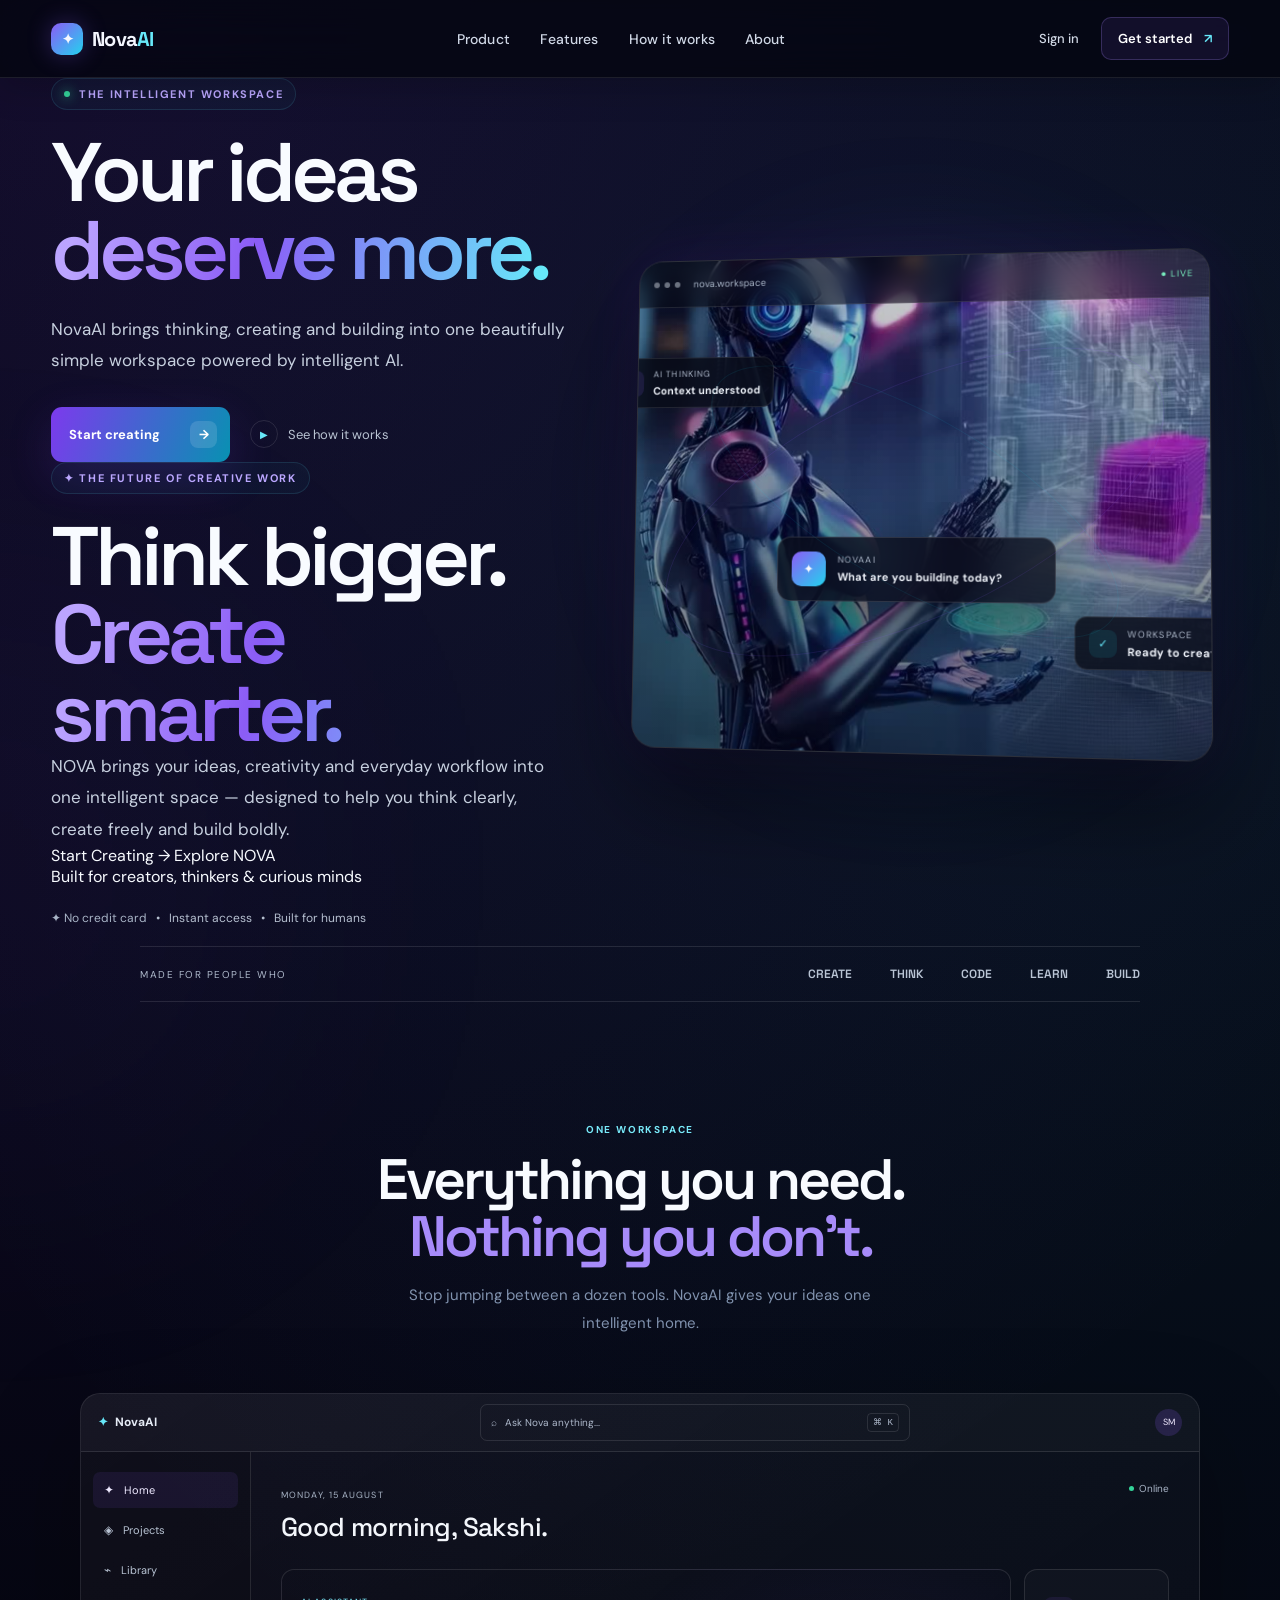
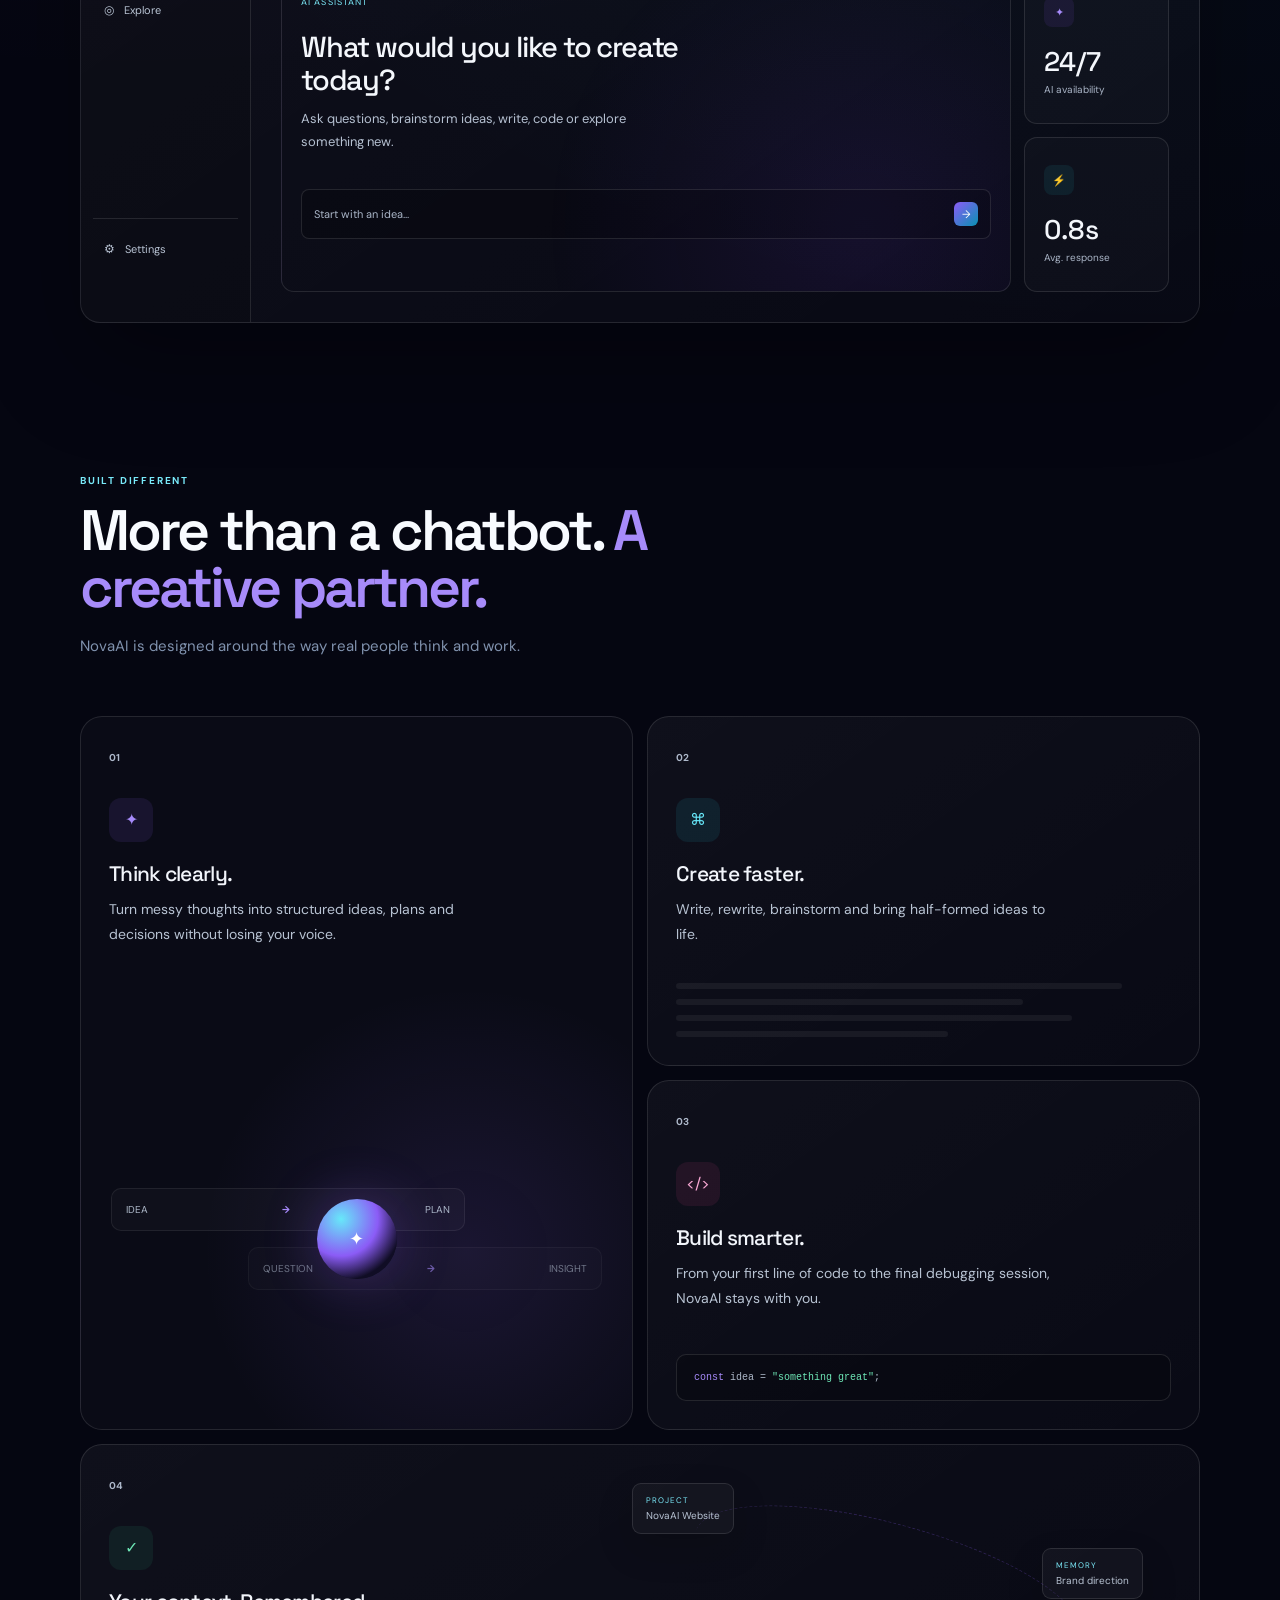
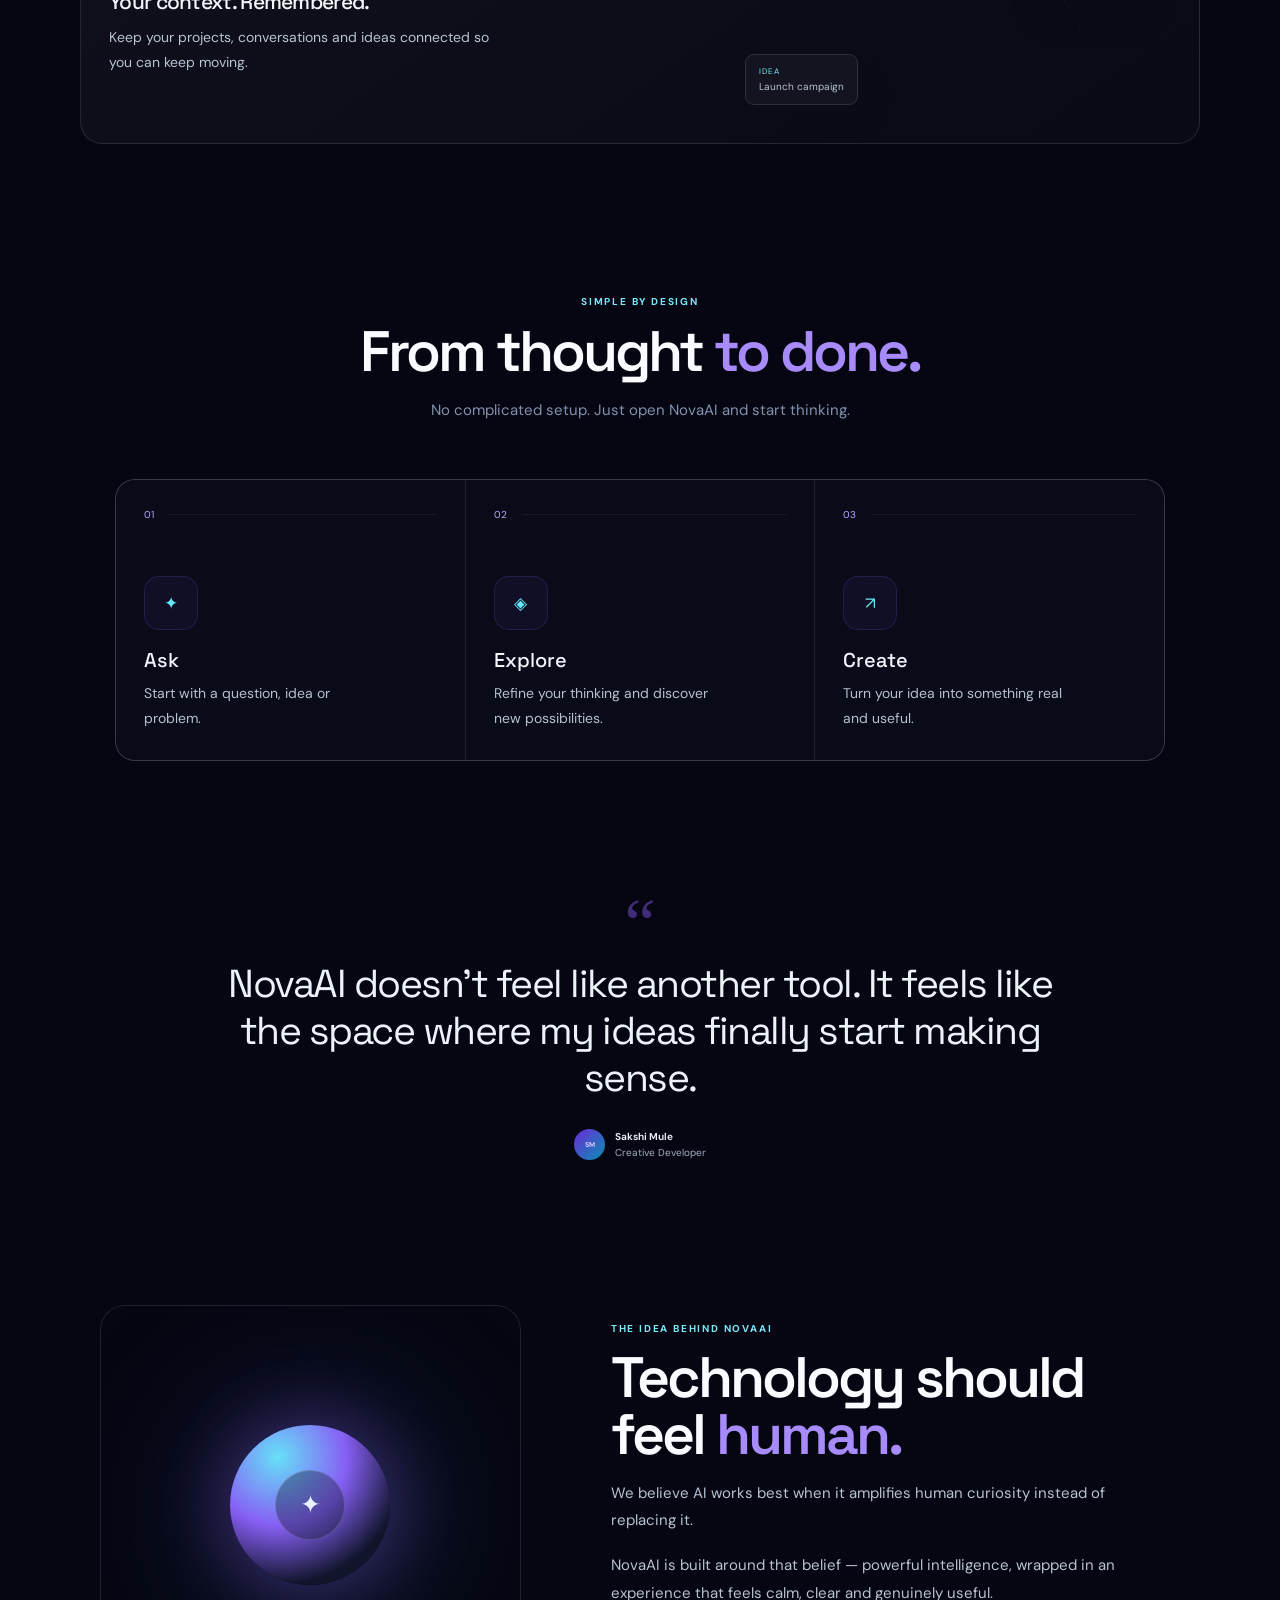
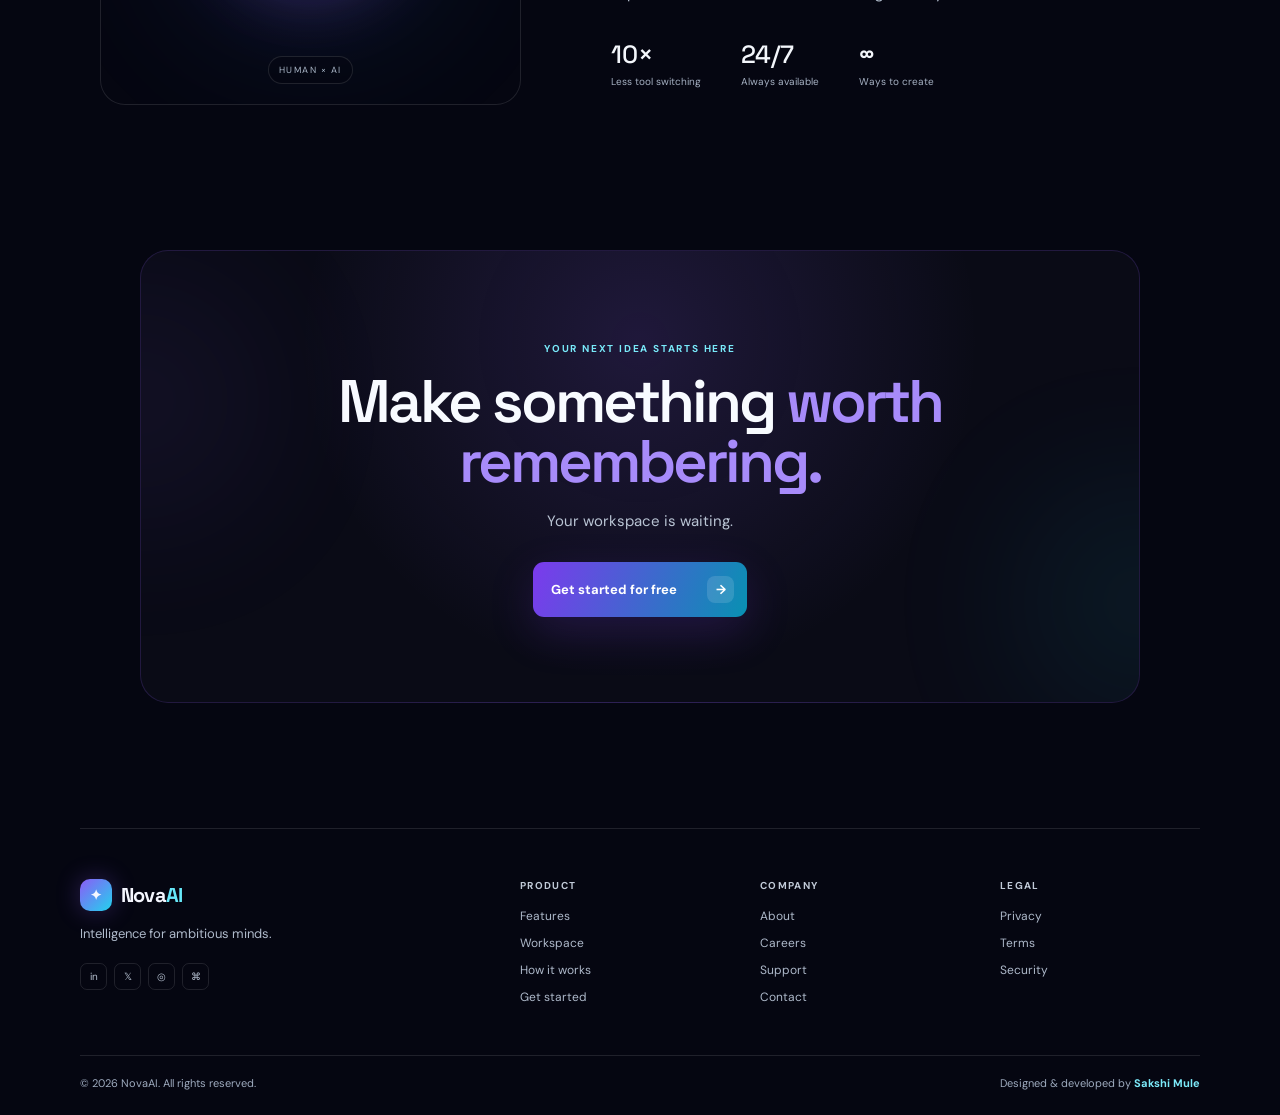
<file: WebDev-L1-LandingPage/index.html>
<!DOCTYPE html>
<html lang="en">
<head>
    <meta charset="UTF-8">
    <meta name="viewport" content="width=device-width, initial-scale=1.0">

    <meta name="description"
          content="NovaAI — an intelligent creative workspace for thinking, creating and building.">

    <title>NovaAI — Think. Create. Build.</title>

    <link rel="preconnect" href="https://fonts.googleapis.com">
    <link rel="preconnect" href="https://fonts.gstatic.com" crossorigin>

    <link href="https://fonts.googleapis.com/css2?family=DM+Sans:wght@400;500;600;700&family=Space+Grotesk:wght@400;500;600;700&display=swap"
          rel="stylesheet">

    <link rel="stylesheet" href="style.css">
</head>

<body>

<!-- ================= NAVBAR ================= -->

<header class="navbar">

    <a href="index.html" class="brand">
        <span class="brand-icon">✦</span>
        <span>Nova<span class="brand-ai">AI</span></span>
    </a>

    <nav class="desktop-nav">
        <a href="#product">Product</a>
        <a href="#features">Features</a>
        <a href="#process">How it works</a>
        <a href="#about">About</a>
    </nav>

    <div class="nav-right">
        <a href="login.html" class="sign-in">Sign in</a>
        <a href="signup.html" class="nav-cta">
            Get started
            <span>↗</span>
        </a>
    </div>

</header>


<!-- ================= HERO ================= -->

<main>

<section class="hero">

    <div class="hero-copy">

        <div class="eyebrow">
            <span class="live-dot"></span>
            THE INTELLIGENT WORKSPACE
        </div>

        <h1>
            Your ideas
            <span>deserve more.</span>
        </h1>

        <p class="hero-text">
            NovaAI brings thinking, creating and building into
            one beautifully simple workspace powered by intelligent AI.
        </p>

        <div class="hero-actions">

            <a href="signup.html" class="primary-btn">
                Start creating
                <span>→</span>
            </a>

            <a href="#product" class="watch-btn">
                <span class="play">▶</span>
                See how it works
            </a>

        </div>
        <div class="hero-copy">

    <span class="eyebrow">
        ✦ THE FUTURE OF CREATIVE WORK
    </span>

    <h1>
        Think bigger.
        <span>Create smarter.</span>
    </h1>

    <p>
        NOVA brings your ideas, creativity and everyday workflow
        into one intelligent space — designed to help you
        think clearly, create freely and build boldly.
    </p>

    <div class="hero-buttons">

        <a href="signup.html" class="btn-primary">
            Start Creating <span>→</span>
        </a>

        <a href="#features" class="btn-secondary">
            Explore NOVA
        </a>

    </div>

    <div class="hero-note">
        <span class="status-dot"></span>
        Built for creators, thinkers & curious minds
    </div>

</div>

        <div class="hero-meta">
            <span>✦ No credit card</span>
            <span>•</span>
            <span>Instant access</span>
            <span>•</span>
            <span>Built for humans</span>
        </div>

    </div>


    <!-- HERO VISUAL -->

    <div class="hero-visual">

        <div class="hero-glow"></div>

        <div class="image-frame">

            <img
                src="hero-ai.png"
                alt="Futuristic AI workspace"
            >

            <div class="image-overlay"></div>

            <div class="image-topbar">
                <div class="window-dots">
                    <i></i>
                    <i></i>
                    <i></i>
                </div>

                <span>nova.workspace</span>

                <span class="secure">● LIVE</span>
            </div>

            <div class="ai-prompt-card">

                <div class="prompt-icon">✦</div>

                <div>
                    <small>NOVAAI</small>
                    <strong>What are you building today?</strong>
                </div>

            </div>

            <div class="floating-status status-one">
                <span class="status-symbol">✦</span>
                <div>
                    <small>AI THINKING</small>
                    <strong>Context understood</strong>
                </div>
            </div>

            <div class="floating-status status-two">
                <span class="status-symbol cyan">✓</span>
                <div>
                    <small>WORKSPACE</small>
                    <strong>Ready to create</strong>
                </div>
            </div>

        </div>

        <div class="orbit-ring ring-a"></div>
        <div class="orbit-ring ring-b"></div>

    </div>

</section>


<!-- ================= TRUST ================= -->

<section class="trust">

    <span class="trust-label">MADE FOR PEOPLE WHO</span>

    <div class="trust-items">
        <span>CREATE</span>
        <span>THINK</span>
        <span>CODE</span>
        <span>LEARN</span>
        <span>BUILD</span>
    </div>

</section>


<!-- ================= PRODUCT ================= -->

<section class="product-section" id="product">

    <div class="section-intro">

        <span class="section-label">ONE WORKSPACE</span>

        <h2>
            Everything you need.
            <em>Nothing you don't.</em>
        </h2>

        <p>
            Stop jumping between a dozen tools.
            NovaAI gives your ideas one intelligent home.
        </p>

    </div>


    <div class="product-showcase">

        <div class="dashboard-top">

            <div class="dashboard-brand">
                <span>✦</span>
                NovaAI
            </div>

            <div class="dashboard-search">
                <span>⌕</span>
                Ask Nova anything...
                <kbd>⌘ K</kbd>
            </div>

            <div class="dashboard-avatar">SM</div>

        </div>


        <div class="dashboard-body">

            <aside class="dashboard-sidebar">

                <div class="side-item active">
                    <span>✦</span>
                    Home
                </div>

                <div class="side-item">
                    <span>◈</span>
                    Projects
                </div>

                <div class="side-item">
                    <span>⌁</span>
                    Library
                </div>

                <div class="side-item">
                    <span>◎</span>
                    Explore
                </div>

                <div class="side-bottom">
                    <div class="side-item">
                        <span>⚙</span>
                        Settings
                    </div>
                </div>

            </aside>


            <div class="dashboard-content">

                <div class="welcome-line">
                    <div>
                        <small>MONDAY, 15 AUGUST</small>
                        <h3>Good morning, Sakshi.</h3>
                    </div>

                    <span class="online">
                        <i></i> Online
                    </span>
                </div>


                <div class="dashboard-cards">

                    <div class="dash-card main-dash">

                        <span class="card-tag">AI ASSISTANT</span>

                        <h4>
                            What would you like
                            to create today?
                        </h4>

                        <p>
                            Ask questions, brainstorm ideas,
                            write, code or explore something new.
                        </p>

                        <div class="fake-input">
                            Start with an idea...
                            <span>→</span>
                        </div>

                    </div>


                    <div class="dash-card small-dash">

                        <div class="dash-icon purple">
                            ✦
                        </div>

                        <strong>24/7</strong>

                        <span>AI availability</span>

                    </div>


                    <div class="dash-card small-dash">

                        <div class="dash-icon cyan">
                            ⚡
                        </div>

                        <strong>0.8s</strong>

                        <span>Avg. response</span>

                    </div>

                </div>

            </div>

        </div>

    </div>

</section>


<!-- ================= FEATURES ================= -->

<section class="features-section" id="features">

    <div class="section-intro left">

        <span class="section-label">BUILT DIFFERENT</span>

        <h2>
            More than a chatbot.
            <em>A creative partner.</em>
        </h2>

        <p>
            NovaAI is designed around the way real people
            think and work.
        </p>

    </div>


    <div class="feature-grid">

        <article class="feature-card feature-large">

            <div class="feature-content">

                <span class="feature-number">01</span>

                <div class="feature-icon purple-icon">✦</div>

                <h3>Think clearly.</h3>

                <p>
                    Turn messy thoughts into structured ideas,
                    plans and decisions without losing your voice.
                </p>

            </div>

            <div class="thought-visual">

                <div class="thought-line">
                    <span>IDEA</span>
                    <b>→</b>
                    <span>PLAN</span>
                </div>

                <div class="thought-line faded">
                    <span>QUESTION</span>
                    <b>→</b>
                    <span>INSIGHT</span>
                </div>

                <div class="thought-orb">✦</div>

            </div>

        </article>


        <article class="feature-card">

            <span class="feature-number">02</span>

            <div class="feature-icon cyan-icon">⌘</div>

            <h3>Create faster.</h3>

            <p>
                Write, rewrite, brainstorm and bring
                half-formed ideas to life.
            </p>

            <div class="writing-lines">
                <span></span>
                <span></span>
                <span></span>
                <span></span>
            </div>

        </article>


        <article class="feature-card">

            <span class="feature-number">03</span>

            <div class="feature-icon pink-icon">&lt;/&gt;</div>

            <h3>Build smarter.</h3>

            <p>
                From your first line of code to the final
                debugging session, NovaAI stays with you.
            </p>

            <div class="code-window">
                <span>const</span> idea =
                <b>"something great"</b>;
            </div>

        </article>


        <article class="feature-card feature-wide">

            <div>
                <span class="feature-number">04</span>

                <div class="feature-icon green-icon">✓</div>

                <h3>Your context. Remembered.</h3>

                <p>
                    Keep your projects, conversations and
                    ideas connected so you can keep moving.
                </p>
            </div>

            <div class="context-visual">

                <div class="context-node node-a">
                    <span>PROJECT</span>
                    NovaAI Website
                </div>

                <div class="context-node node-b">
                    <span>MEMORY</span>
                    Brand direction
                </div>

                <div class="context-node node-c">
                    <span>IDEA</span>
                    Launch campaign
                </div>

                <div class="connecting-line"></div>

            </div>

        </article>

    </div>

</section>


<!-- ================= PROCESS ================= -->

<section class="process-section" id="process">

    <div class="section-intro">

        <span class="section-label">SIMPLE BY DESIGN</span>

        <h2>
            From thought
            <em>to done.</em>
        </h2>

        <p>
            No complicated setup. Just open NovaAI
            and start thinking.
        </p>

    </div>


    <div class="process-grid">

        <div class="process-step">

            <div class="step-top">
                <span>01</span>
                <div></div>
            </div>

            <div class="step-icon">✦</div>

            <h3>Ask</h3>

            <p>
                Start with a question,
                idea or problem.
            </p>

        </div>


        <div class="process-step">

            <div class="step-top">
                <span>02</span>
                <div></div>
            </div>

            <div class="step-icon">◈</div>

            <h3>Explore</h3>

            <p>
                Refine your thinking and
                discover new possibilities.
            </p>

        </div>


        <div class="process-step">

            <div class="step-top">
                <span>03</span>
                <div></div>
            </div>

            <div class="step-icon">↗</div>

            <h3>Create</h3>

            <p>
                Turn your idea into something
                real and useful.
            </p>

        </div>

    </div>

</section>


<!-- ================= TESTIMONIAL ================= -->

<section class="testimonial-section">

    <div class="quote-mark">“</div>

    <blockquote>
        NovaAI doesn't feel like another tool.
        It feels like the space where my ideas
        finally start making sense.
    </blockquote>

    <div class="testimonial-person">

        <div class="person-avatar">
            SM
        </div>

        <div>
            <strong>Sakshi Mule</strong>
            <span>Creative Developer</span>
        </div>

    </div>

</section>


<!-- ================= ABOUT ================= -->

<section class="about-section" id="about">

    <div class="about-image">

        <div class="about-image-glow"></div>

        <div class="about-orb">
            <span>✦</span>
        </div>

        <div class="about-label">
            HUMAN × AI
        </div>

    </div>


    <div class="about-copy">

        <span class="section-label">THE IDEA BEHIND NOVAAI</span>

        <h2>
            Technology should
            feel <em>human.</em>
        </h2>

        <p>
            We believe AI works best when it amplifies
            human curiosity instead of replacing it.
        </p>

        <p>
            NovaAI is built around that belief —
            powerful intelligence, wrapped in an experience
            that feels calm, clear and genuinely useful.
        </p>

        <div class="about-stats">

            <div>
                <strong>10×</strong>
                <span>Less tool switching</span>
            </div>

            <div>
                <strong>24/7</strong>
                <span>Always available</span>
            </div>

            <div>
                <strong>∞</strong>
                <span>Ways to create</span>
            </div>

        </div>

    </div>

</section>


<!-- ================= CTA ================= -->

<section class="final-cta">

    <div class="cta-noise"></div>

    <span class="section-label">YOUR NEXT IDEA STARTS HERE</span>

    <h2>
        Make something
        <em>worth remembering.</em>
    </h2>

    <p>
        Your workspace is waiting.
    </p>

    <a href="signup.html" class="primary-btn">
        Get started for free
        <span>→</span>
    </a>

</section>

</main>


<!-- ================= FOOTER ================= -->

<footer class="footer">

    <div class="footer-main">

        <div class="footer-brand">

            <a href="index.html" class="brand">
                <span class="brand-icon">✦</span>
                <span>Nova<span class="brand-ai">AI</span></span>
            </a>

            <p>
                Intelligence for ambitious minds.
            </p>

            <div class="socials">
                <a href="#">in</a>
                <a href="#">𝕏</a>
                <a href="#">◎</a>
                <a href="#">⌘</a>
            </div>

        </div>


        <div class="footer-column">

            <strong>PRODUCT</strong>

            <a href="#features">Features</a>
            <a href="#product">Workspace</a>
            <a href="#process">How it works</a>
            <a href="signup.html">Get started</a>

        </div>


        <div class="footer-column">

            <strong>COMPANY</strong>

            <a href="#about">About</a>
            <a href="#">Careers</a>
            <a href="support.html">Support</a>
            <a href="#">Contact</a>

        </div>


        <div class="footer-column">

            <strong>LEGAL</strong>

            <a href="#">Privacy</a>
            <a href="#">Terms</a>
            <a href="#">Security</a>

        </div>

    </div>


    <div class="footer-bottom">

        <span>
            © 2026 NovaAI. All rights reserved.
        </span>

        <span>
            Designed & developed by
            <b>Sakshi Mule</b>
        </span>

    </div>

</footer>

</body>
</html>
</file>
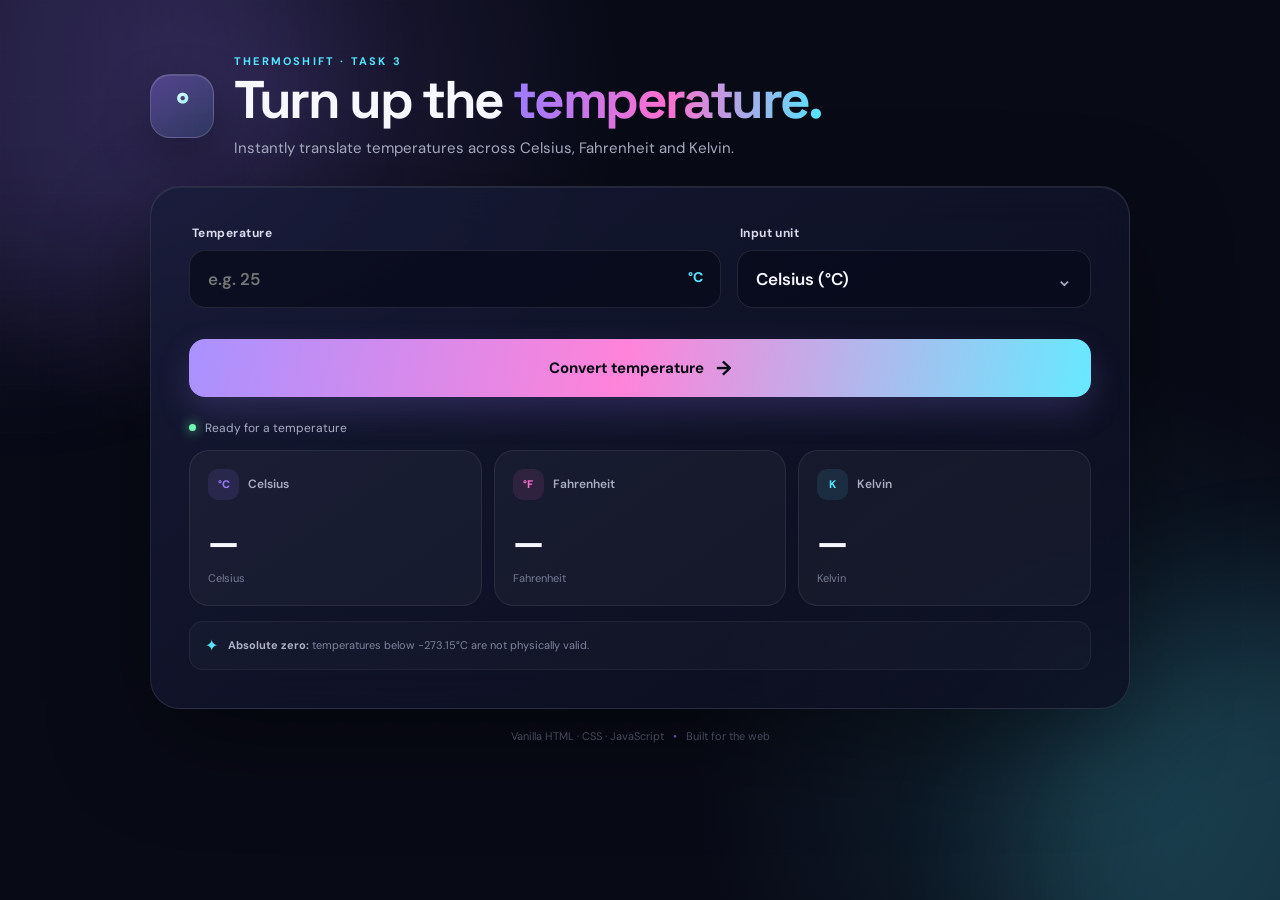
<file: WebDev-Task3-TemperatureConverter/index.html>
<!DOCTYPE html>
<html lang="en">
<head>
  <meta charset="UTF-8">
  <meta name="viewport" content="width=device-width, initial-scale=1.0">
  <meta name="description" content="A beautiful animated Celsius, Fahrenheit and Kelvin temperature converter.">
  <title>ThermoShift — Temperature Converter</title>
  <link rel="stylesheet" href="style.css">
</head>
<body>
  <div class="aurora aurora-one"></div>
  <div class="aurora aurora-two"></div>
  <main class="app-shell">
    <header class="hero">
      <div class="brand-mark" aria-hidden="true"><span>°</span></div>
      <div>
        <p class="eyebrow">THERMOSHIFT · TASK 3</p>
        <h1>Turn up the <span>temperature.</span></h1>
        <p class="subtitle">Instantly translate temperatures across Celsius, Fahrenheit and Kelvin.</p>
      </div>
    </header>

    <section class="converter-card" aria-label="Temperature converter">
      <form id="converterForm" novalidate>
        <div class="input-grid">
          <div class="field">
            <label for="temperature">Temperature</label>
            <div class="input-wrap">
              <input id="temperature" name="temperature" type="number" inputmode="decimal"
                     step="any" placeholder="e.g. 25" autocomplete="off" aria-describedby="inputError">
              <span class="input-suffix" id="inputSuffix">°C</span>
            </div>
            <p class="error" id="inputError" role="alert"></p>
          </div>

          <div class="field">
            <label for="unit">Input unit</label>
            <div class="select-wrap">
              <select id="unit" name="unit" aria-label="Input temperature unit">
                <option value="C">Celsius (°C)</option>
                <option value="F">Fahrenheit (°F)</option>
                <option value="K">Kelvin (K)</option>
              </select>
            </div>
          </div>
        </div>

        <button class="convert-btn" type="submit">
          <span>Convert temperature</span>
          <span class="arrow" aria-hidden="true">→</span>
        </button>
      </form>

      <div class="status" id="status" aria-live="polite">
        <span class="status-dot"></span>
        <span>Ready for a temperature</span>
      </div>

      <section class="results" aria-live="polite" aria-label="Conversion results">
        <article class="result-card celsius">
          <div class="result-top"><span class="unit-icon">°C</span><span class="result-label">Celsius</span></div>
          <strong id="celsiusResult">—</strong>
          <small>Celsius</small>
        </article>
        <article class="result-card fahrenheit">
          <div class="result-top"><span class="unit-icon">°F</span><span class="result-label">Fahrenheit</span></div>
          <strong id="fahrenheitResult">—</strong>
          <small>Fahrenheit</small>
        </article>
        <article class="result-card kelvin">
          <div class="result-top"><span class="unit-icon">K</span><span class="result-label">Kelvin</span></div>
          <strong id="kelvinResult">—</strong>
          <small>Kelvin</small>
        </article>
      </section>

      <footer class="tip">
        <span class="tip-icon">✦</span>
        <p><b>Absolute zero:</b> temperatures below −273.15°C are not physically valid.</p>
      </footer>
    </section>

    <p class="footer-note">Vanilla HTML · CSS · JavaScript <span>•</span> Built for the web</p>
  </main>
  <script src="script.js"></script>
</body>
</html>
</file>
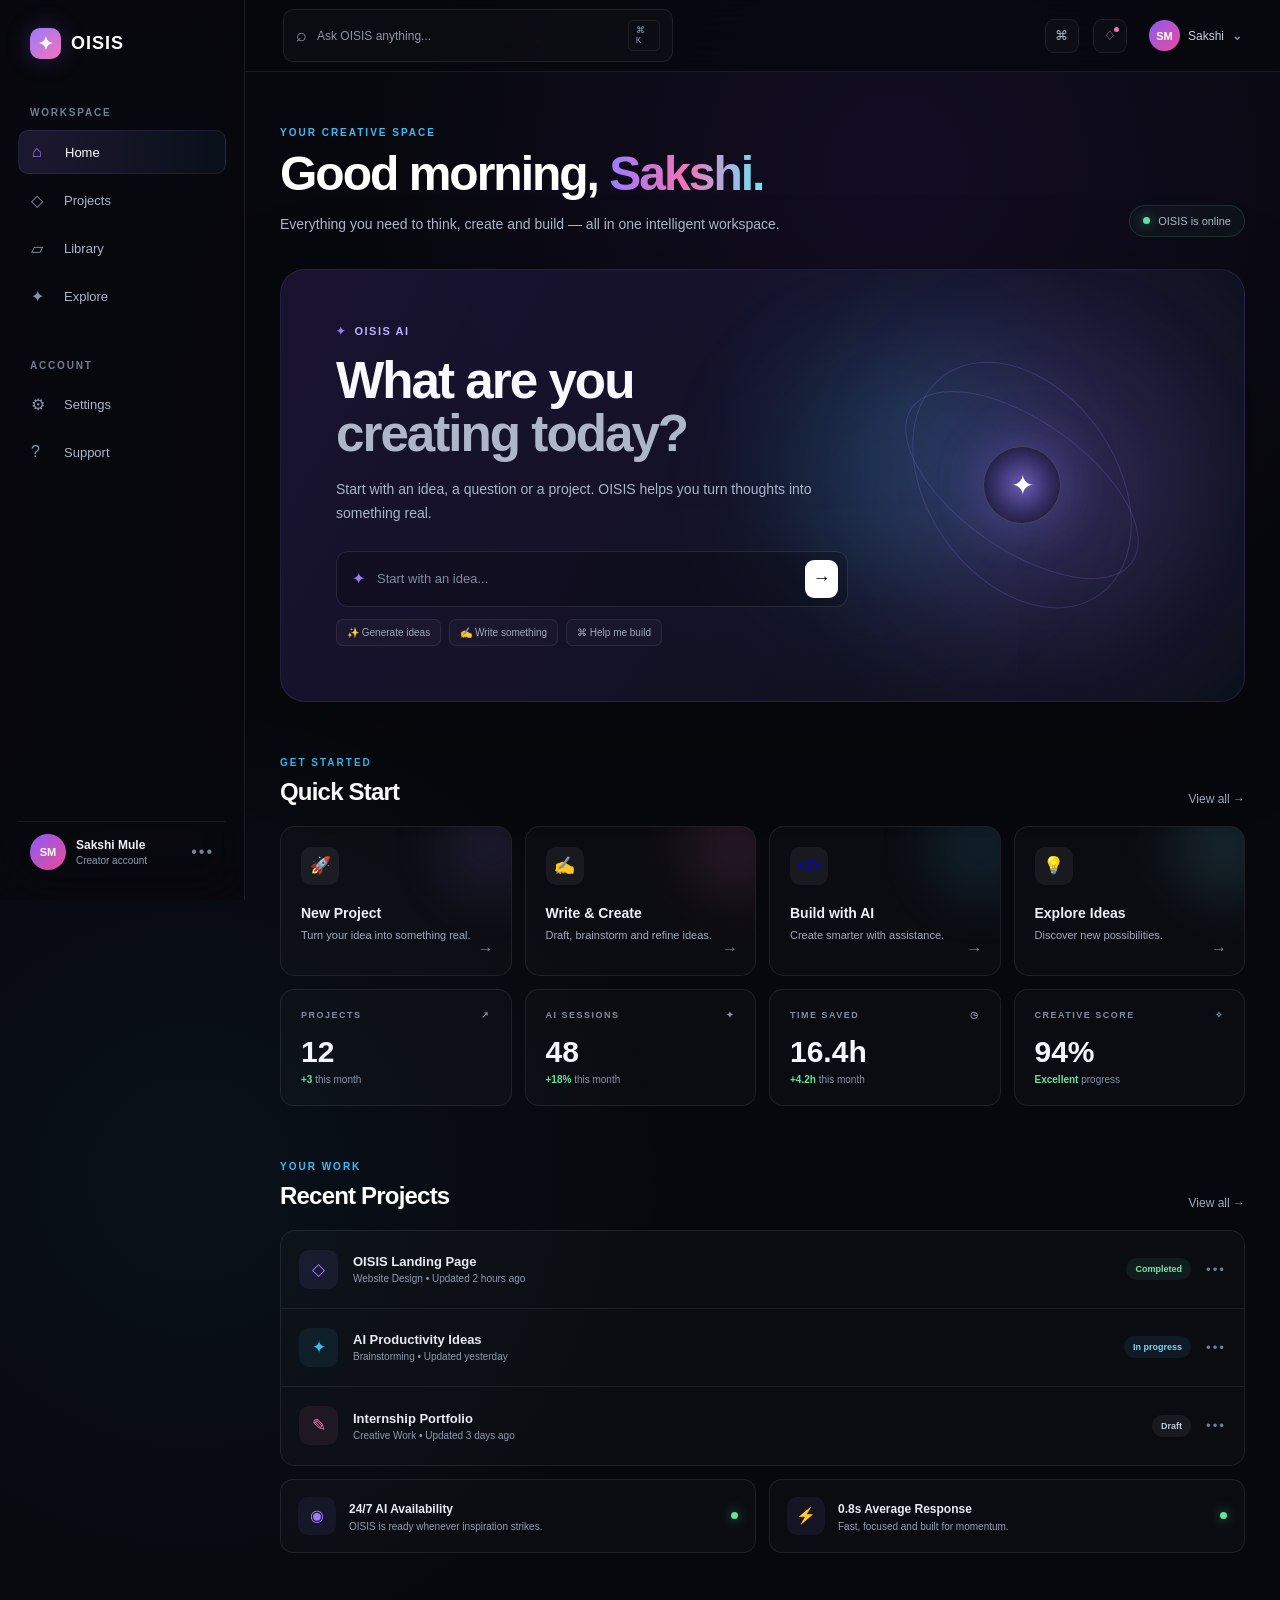
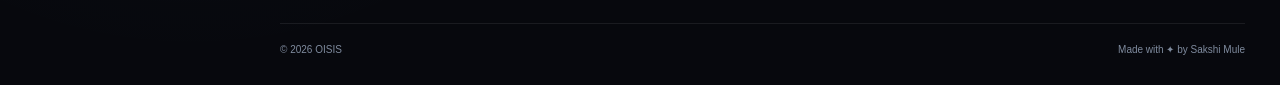
<file: WebDev-L1-LandingPage/dashboard.html>
<!DOCTYPE html>
<html lang="en">
<head>
    <meta charset="UTF-8">
    <meta name="viewport" content="width=device-width, initial-scale=1.0">

    <title>OISIS — Dashboard</title>

    <link rel="stylesheet" href="dashboard.css">
</head>

<body>

<div class="dashboard">

    <!-- SIDEBAR -->
    <aside class="sidebar">

        <a href="index.html" class="logo">
            <span class="logo-mark">✦</span>
            OISIS
        </a>

        <div class="menu-label">WORKSPACE</div>

        <nav class="side-nav">
            <a href="#" class="active">
                <span>⌂</span>
                Home
            </a>

            <a href="#">
                <span>◇</span>
                Projects
            </a>

            <a href="#">
                <span>▱</span>
                Library
            </a>

            <a href="#">
                <span>✦</span>
                Explore
            </a>
        </nav>

        <div class="menu-label bottom-label">ACCOUNT</div>

        <nav class="side-nav">
            <a href="#">
                <span>⚙</span>
                Settings
            </a>

            <a href="support.html">
                <span>?</span>
                Support
            </a>
        </nav>

        <div class="sidebar-user">

            <div class="avatar">SM</div>

            <div>
                <strong>Sakshi Mule</strong>
                <small>Creator account</small>
            </div>

            <span class="dots">•••</span>

        </div>

    </aside>


    <!-- MAIN -->
    <main class="main-content">

        <!-- TOP BAR -->
        <header class="topbar">

            <div class="mobile-logo">
                <span>✦</span>
                OISIS
            </div>

            <div class="search-box">
                <span>⌕</span>
                <input
                    type="text"
                    placeholder="Ask OISIS anything..."
                >
                <kbd>⌘ K</kbd>
            </div>

            <div class="top-actions">

                <button class="icon-btn">⌘</button>

                <button class="notification">
                    ♢
                    <span></span>
                </button>

                <div class="profile">
                    <div class="avatar small">SM</div>
                    <span>Sakshi</span>
                    <b>⌄</b>
                </div>

            </div>

        </header>


        <!-- CONTENT -->
        <section class="content">

            <!-- WELCOME -->
            <div class="welcome-row">

                <div>
                    <p class="eyebrow">YOUR CREATIVE SPACE</p>

                    <h1>
                        Good morning,
                        <span>Sakshi.</span>
                    </h1>

                    <p class="welcome-text">
                        Everything you need to think, create and build —
                        all in one intelligent workspace.
                    </p>
                </div>

                <div class="online-status">
                    <span></span>
                    OISIS is online
                </div>

            </div>


            <!-- AI HERO CARD -->
            <section class="ai-card">

                <div class="glow glow-one"></div>
                <div class="glow glow-two"></div>

                <div class="ai-card-content">

                    <div class="ai-label">
                        <span>✦</span>
                        OISIS AI
                    </div>

                    <h2>
                        What are you
                        <span>creating today?</span>
                    </h2>

                    <p>
                        Start with an idea, a question or a project.
                        OISIS helps you turn thoughts into something real.
                    </p>

                    <div class="ai-input">

                        <span>✦</span>

                        <input
                            type="text"
                            placeholder="Start with an idea..."
                        >

                        <button>→</button>

                    </div>

                    <div class="suggestions">

                        <button>✨ Generate ideas</button>
                        <button>✍ Write something</button>
                        <button>⌘ Help me build</button>

                    </div>

                </div>

                <div class="ai-orbit">

                    <div class="orbit orbit-1"></div>
                    <div class="orbit orbit-2"></div>

                    <div class="ai-core">
                        ✦
                    </div>

                </div>

            </section>


            <!-- QUICK START -->
            <div class="section-heading">

                <div>
                    <p class="eyebrow">GET STARTED</p>
                    <h2>Quick Start</h2>
                </div>

                <a href="#">View all →</a>

            </div>


            <div class="quick-grid">

                <a href="#" class="quick-card purple">

                    <div class="quick-icon">🚀</div>

                    <div>
                        <h3>New Project</h3>
                        <p>Turn your idea into something real.</p>
                    </div>

                    <span class="arrow">→</span>

                </a>


                <a href="#" class="quick-card pink">

                    <div class="quick-icon">✍</div>

                    <div>
                        <h3>Write & Create</h3>
                        <p>Draft, brainstorm and refine ideas.</p>
                    </div>

                    <span class="arrow">→</span>

                </a>


                <a href="#" class="quick-card blue">

                    <div class="quick-icon">&lt;/&gt;</div>

                    <div>
                        <h3>Build with AI</h3>
                        <p>Create smarter with assistance.</p>
                    </div>

                    <span class="arrow">→</span>

                </a>


                <a href="#" class="quick-card cyan">

                    <div class="quick-icon">💡</div>

                    <div>
                        <h3>Explore Ideas</h3>
                        <p>Discover new possibilities.</p>
                    </div>

                    <span class="arrow">→</span>

                </a>

            </div>


            <!-- STATS -->
            <div class="stats-grid">

                <div class="stat-card">

                    <div class="stat-top">
                        <span>PROJECTS</span>
                        <b>↗</b>
                    </div>

                    <strong>12</strong>

                    <p>
                        <span class="positive">+3</span>
                        this month
                    </p>

                </div>


                <div class="stat-card">

                    <div class="stat-top">
                        <span>AI SESSIONS</span>
                        <b>✦</b>
                    </div>

                    <strong>48</strong>

                    <p>
                        <span class="positive">+18%</span>
                        this month
                    </p>

                </div>


                <div class="stat-card">

                    <div class="stat-top">
                        <span>TIME SAVED</span>
                        <b>◷</b>
                    </div>

                    <strong>16.4h</strong>

                    <p>
                        <span class="positive">+4.2h</span>
                        this month
                    </p>

                </div>


                <div class="stat-card">

                    <div class="stat-top">
                        <span>CREATIVE SCORE</span>
                        <b>✧</b>
                    </div>

                    <strong>94%</strong>

                    <p>
                        <span class="positive">Excellent</span>
                        progress
                    </p>

                </div>

            </div>


            <!-- RECENT PROJECTS -->
            <div class="section-heading projects-heading">

                <div>
                    <p class="eyebrow">YOUR WORK</p>
                    <h2>Recent Projects</h2>
                </div>

                <a href="#">View all →</a>

            </div>


            <div class="projects">

                <div class="project-row">

                    <div class="project-icon purple-icon">
                        ◇
                    </div>

                    <div class="project-info">
                        <h3>OISIS Landing Page</h3>
                        <p>Website Design • Updated 2 hours ago</p>
                    </div>

                    <span class="project-status complete">
                        Completed
                    </span>

                    <button class="more">•••</button>

                </div>


                <div class="project-row">

                    <div class="project-icon blue-icon">
                        ✦
                    </div>

                    <div class="project-info">
                        <h3>AI Productivity Ideas</h3>
                        <p>Brainstorming • Updated yesterday</p>
                    </div>

                    <span class="project-status progress">
                        In progress
                    </span>

                    <button class="more">•••</button>

                </div>


                <div class="project-row">

                    <div class="project-icon pink-icon">
                        ✎
                    </div>

                    <div class="project-info">
                        <h3>Internship Portfolio</h3>
                        <p>Creative Work • Updated 3 days ago</p>
                    </div>

                    <span class="project-status draft">
                        Draft
                    </span>

                    <button class="more">•••</button>

                </div>

            </div>


            <!-- BOTTOM -->
            <div class="bottom-grid">

                <div class="mini-card">

                    <div class="mini-icon">◉</div>

                    <div>
                        <strong>24/7 AI Availability</strong>
                        <p>OISIS is ready whenever inspiration strikes.</p>
                    </div>

                    <span class="green-dot"></span>

                </div>


                <div class="mini-card">

                    <div class="mini-icon">⚡</div>

                    <div>
                        <strong>0.8s Average Response</strong>
                        <p>Fast, focused and built for momentum.</p>
                    </div>

                    <span class="green-dot"></span>

                </div>

            </div>

        </section>


        <footer class="dashboard-footer">
            <span>© 2026 OISIS</span>
            <span>Made with ✦ by Sakshi Mule</span>
        </footer>

    </main>

</div>

</body>
</html>
</file>
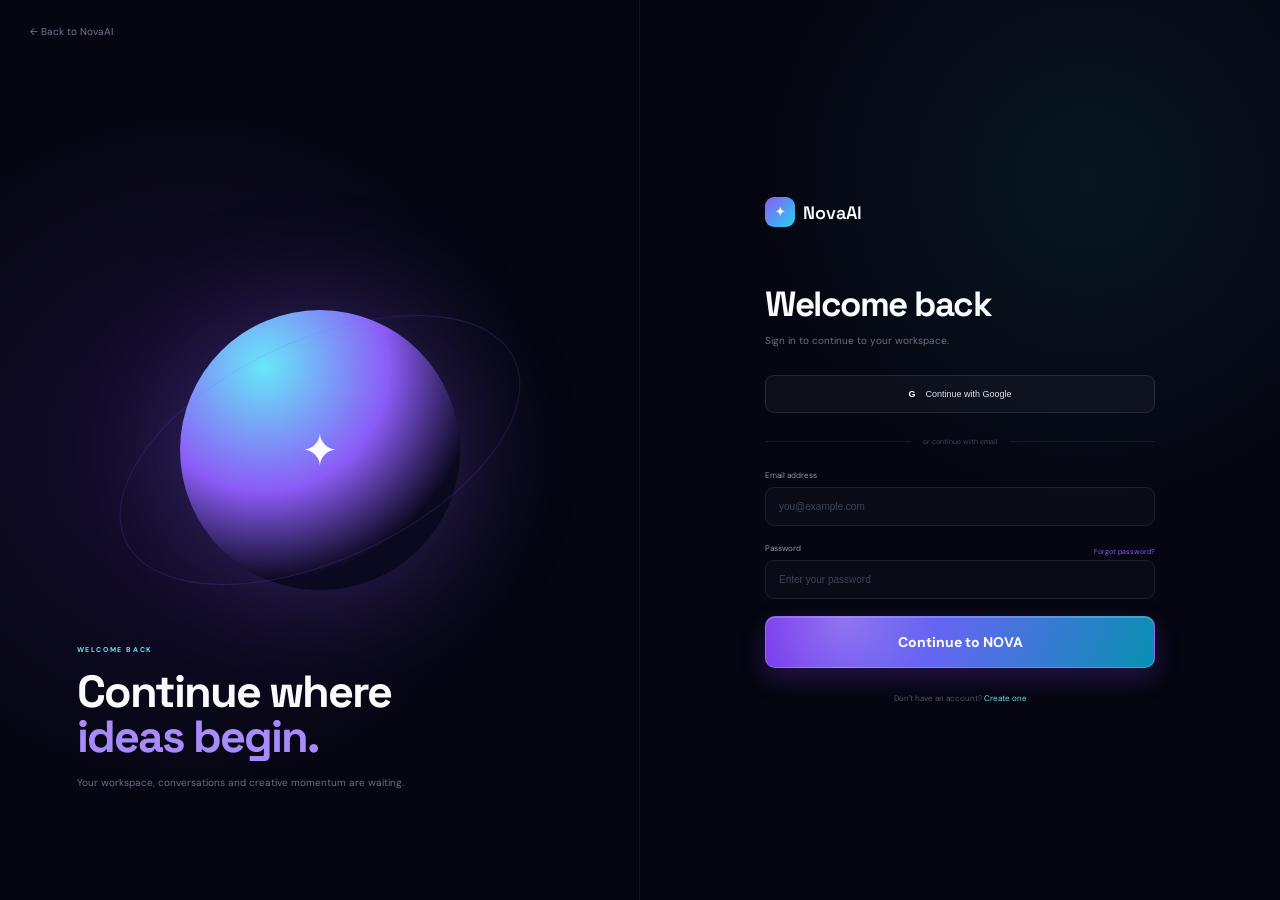
<file: WebDev-L1-LandingPage/login.html>
<!DOCTYPE html>
<html lang="en">

<head>

    <meta charset="UTF-8">

    <meta name="viewport"
          content="width=device-width, initial-scale=1.0">

    <title>Sign in — NovaAI</title>

    <link rel="preconnect"
          href="https://fonts.googleapis.com">

    <link rel="preconnect"
          href="https://fonts.gstatic.com"
          crossorigin>

    <link href="https://fonts.googleapis.com/css2?family=DM+Sans:wght@400;500;600;700&family=Space+Grotesk:wght@500;600;700&display=swap"
          rel="stylesheet">

    <link rel="stylesheet"
          href="login.css">

</head>

<body>

<a href="index.html" class="back-home">
    ← Back to NovaAI
</a>

<main class="auth-page">

    <div class="auth-visual">

        <div class="visual-orb">
            ✦
        </div>

        <div class="visual-ring"></div>

        <div class="visual-copy">

            <span>WELCOME BACK</span>

            <h1>
                Continue where
                <em>ideas begin.</em>
            </h1>

            <p>
                Your workspace, conversations and
                creative momentum are waiting.
            </p>

        </div>

    </div>


    <div class="auth-panel">

        <div class="auth-box">

            <a href="index.html" class="auth-logo">
                <span>✦</span>
                NovaAI
            </a>

            <h2>
                Welcome back
            </h2>

            <p class="auth-subtitle">
                Sign in to continue to your workspace.
            </p>


            <!-- Demo Google button -->

            <button type="button"
                    class="google-button">

                <span class="google-g">
                    G
                </span>

                Continue with Google

            </button>


            <div class="divider">
                <span>or continue with email</span>
            </div>


            <form>

                <label>
                    Email address
                </label>

                <input
                    type="email"
                    placeholder="you@example.com"
                    required
                >


                <div class="password-row">

                    <label>
                        Password
                    </label>

                    <a href="#">
                        Forgot password?
                    </a>

                </div>

                <input
                    type="password"
                    placeholder="Enter your password"
                    required
                >


                <a href="dashboard.html" class="login-btn">
    Continue to NOVA
</a>

            </form>


            <p class="auth-footer">

                Don't have an account?

                <a href="signup.html">
                    Create one
                </a>

            </p>

        </div>

    </div>

</main>

</body>
</html>
</file>
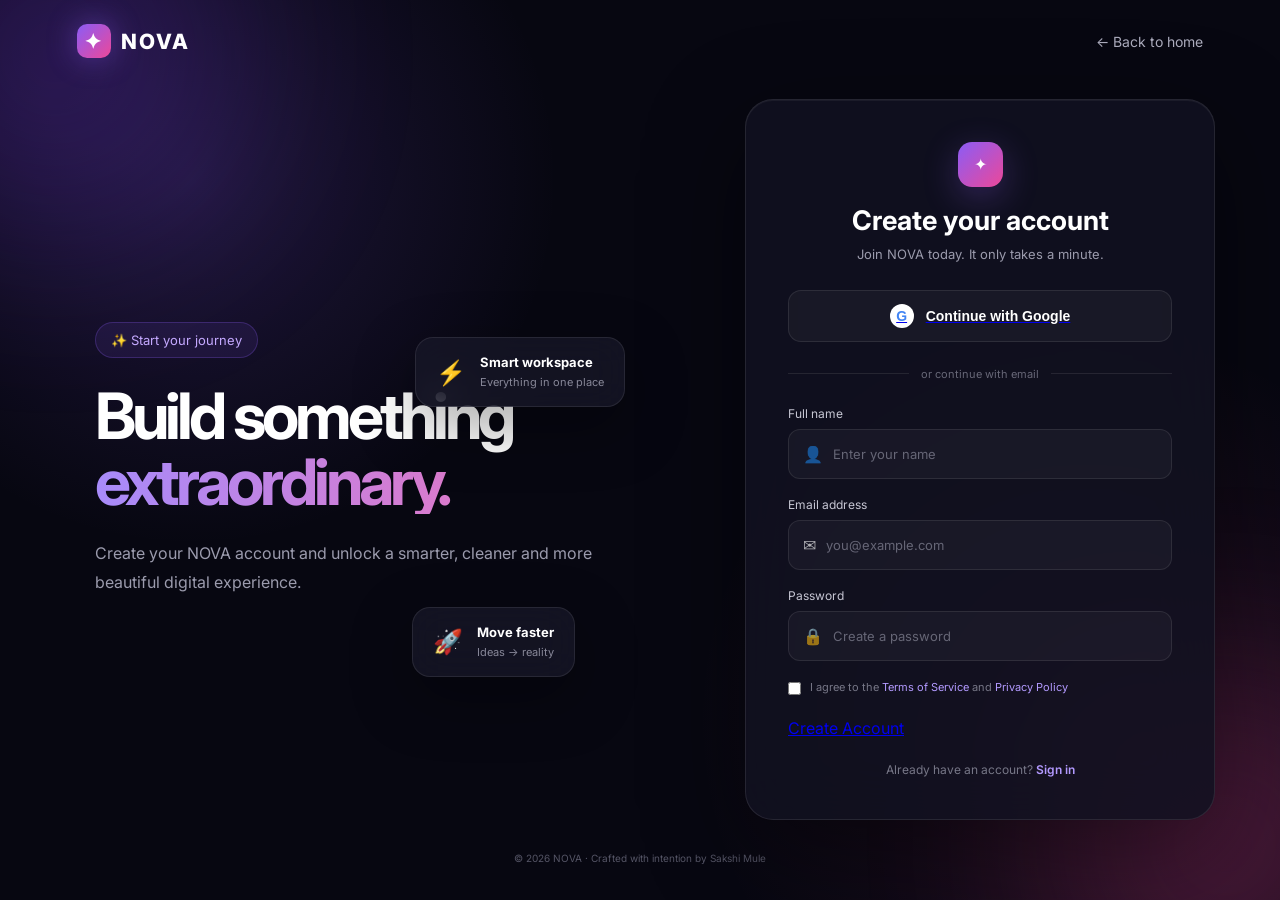
<file: WebDev-L1-LandingPage/signup.html>
<!DOCTYPE html>
<html lang="en">
<head>
    <meta charset="UTF-8">
    <meta name="viewport" content="width=device-width, initial-scale=1.0">

    <title>Sign Up | NOVA</title>

    <link rel="preconnect" href="https://fonts.googleapis.com">
    <link rel="preconnect" href="https://fonts.gstatic.com" crossorigin>

    <link href="https://fonts.googleapis.com/css2?family=Inter:wght@400;500;600;700;800&display=swap" rel="stylesheet">

    <link rel="stylesheet" href="signup.css">
</head>

<body>

    <div class="background-orb orb-one"></div>
    <div class="background-orb orb-two"></div>

    <header class="navbar">

        <a href="index.html" class="logo">
            <span class="logo-icon">✦</span>
NOVA        </a>

        <a href="index.html" class="back-home">
            ← Back to home
        </a>

    </header>


    <main class="signup-wrapper">

        <section class="signup-visual">

            <div class="visual-content">

                <span class="mini-badge">
                    ✨ Start your journey
                </span>

                <h1>
                    Build something
                    <span>extraordinary.</span>
                </h1>

                <p>
                    Create your NOVA account and unlock a smarter,
                    cleaner and more beautiful digital experience.
                </p>

                <div class="floating-card card-one">
                    <span>⚡</span>
                    <div>
                        <strong>Smart workspace</strong>
                        <small>Everything in one place</small>
                    </div>
                </div>

                <div class="floating-card card-two">
                    <span>🚀</span>
                    <div>
                        <strong>Move faster</strong>
                        <small>Ideas → reality</small>
                    </div>
                </div>

            </div>

        </section>


        <section class="signup-card">

            <div class="signup-header">

                <div class="mobile-logo">
                    ✦
                </div>

                <h2>Create your account</h2>

                <p>
                    Join NOVA today. It only takes a minute.
                </p>

            </div>


            <a href="dashboard.html" class="google-link">
    <button class="google-btn" type="button">
        <span class="google-icon">G</span>
        Continue with Google
    </button>
</a>


            <div class="divider">
                <span>or continue with email</span>
            </div>


            <form>

                <div class="input-group">
                    <label>Full name</label>

                    <div class="input-box">
                        <span>👤</span>
                        <input
                            type="text"
                            placeholder="Enter your name"
                            required
                        >
                    </div>
                </div>


                <div class="input-group">
                    <label>Email address</label>

                    <div class="input-box">
                        <span>✉</span>
                        <input
                            type="email"
                            placeholder="you@example.com"
                            required
                        >
                    </div>
                </div>


                <div class="input-group">
                    <label>Password</label>

                    <div class="input-box">
                        <span>🔒</span>

                        <input
                            type="password"
                            placeholder="Create a password"
                            required
                        >
                    </div>
                </div>


                <label class="terms">
                    <input type="checkbox" required>

                    <span>
                        I agree to the
                        <a href="#">Terms of Service</a>
                        and
                        <a href="#">Privacy Policy</a>
                    </span>
                </label>

<a href="dashboard.html" class="signup-btn">
    Create Account
</a>

            </form>


            <p class="login-text">
                Already have an account?
                <a href="login.html">Sign in</a>
            </p>

        </section>

    </main>


    <footer>
        © 2026 NOVA · Crafted with intention by Sakshi Mule
    </footer>

</body>
</html>
</file>
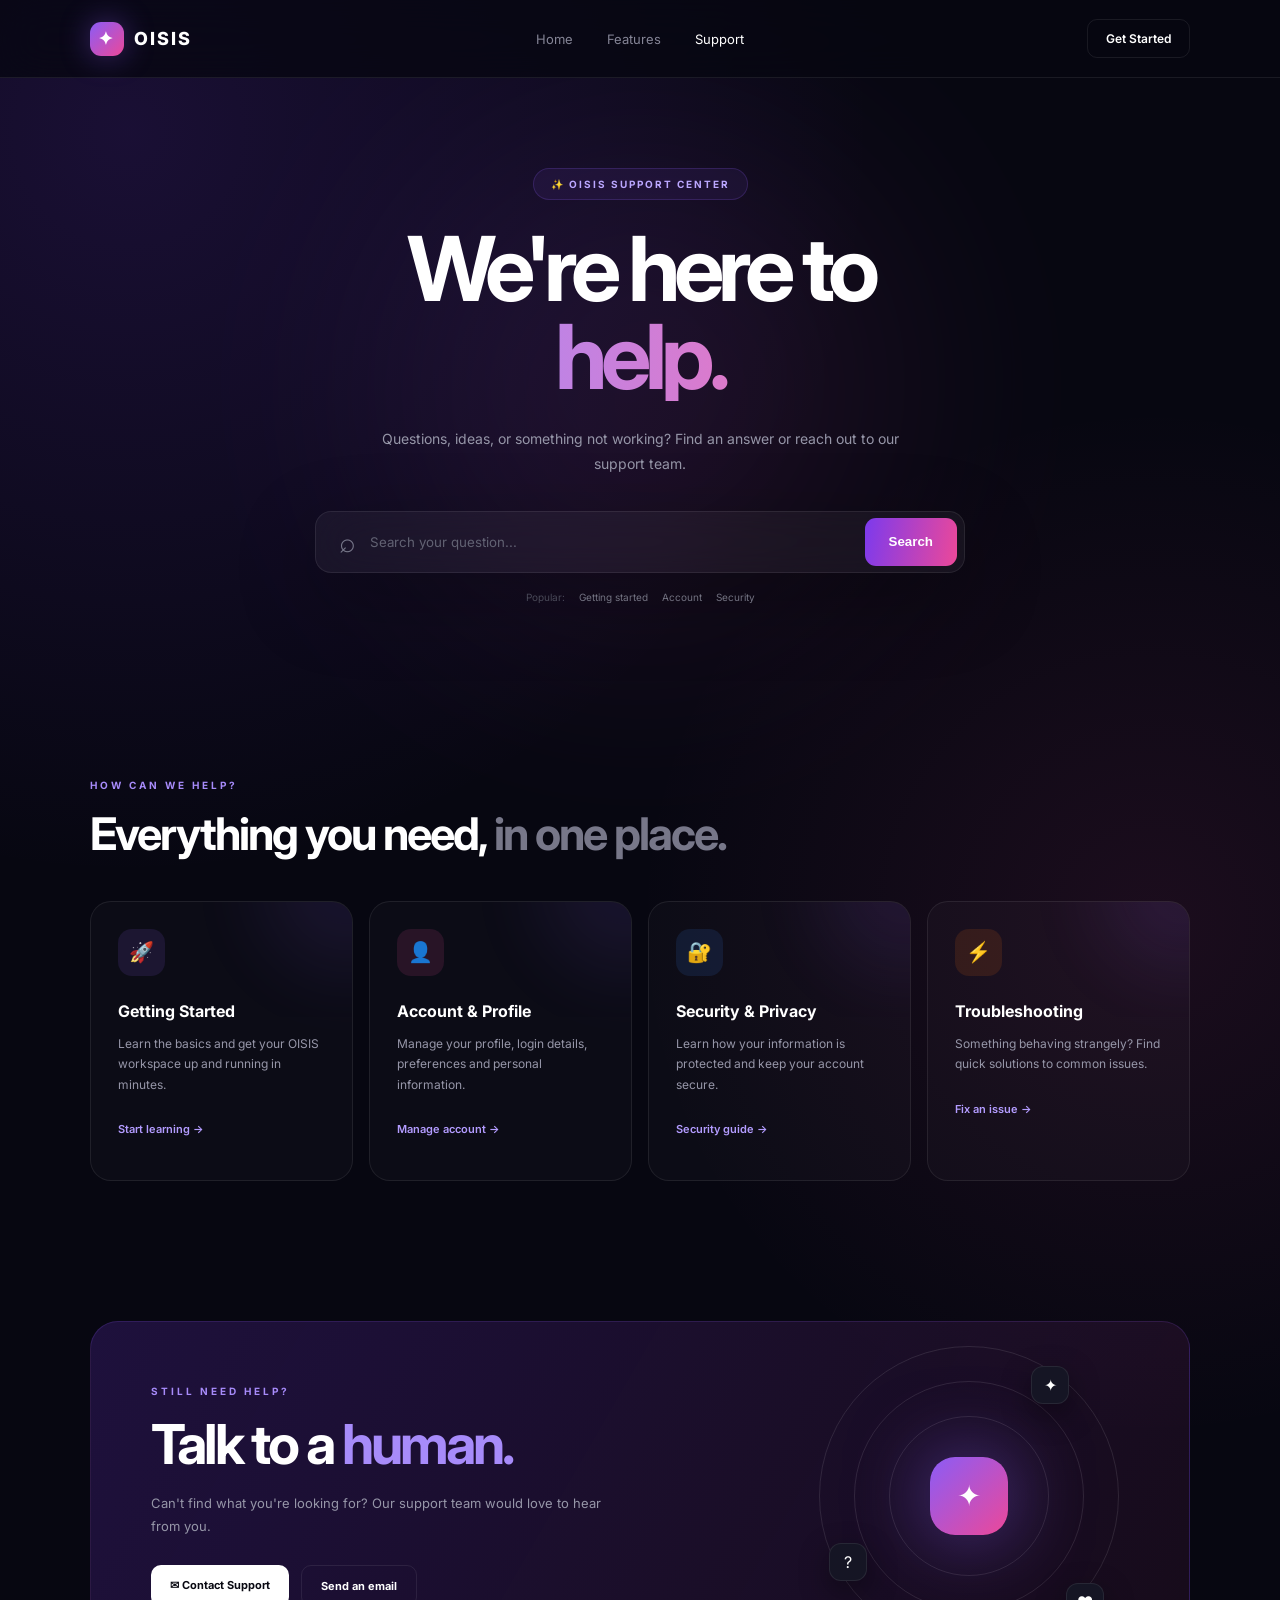
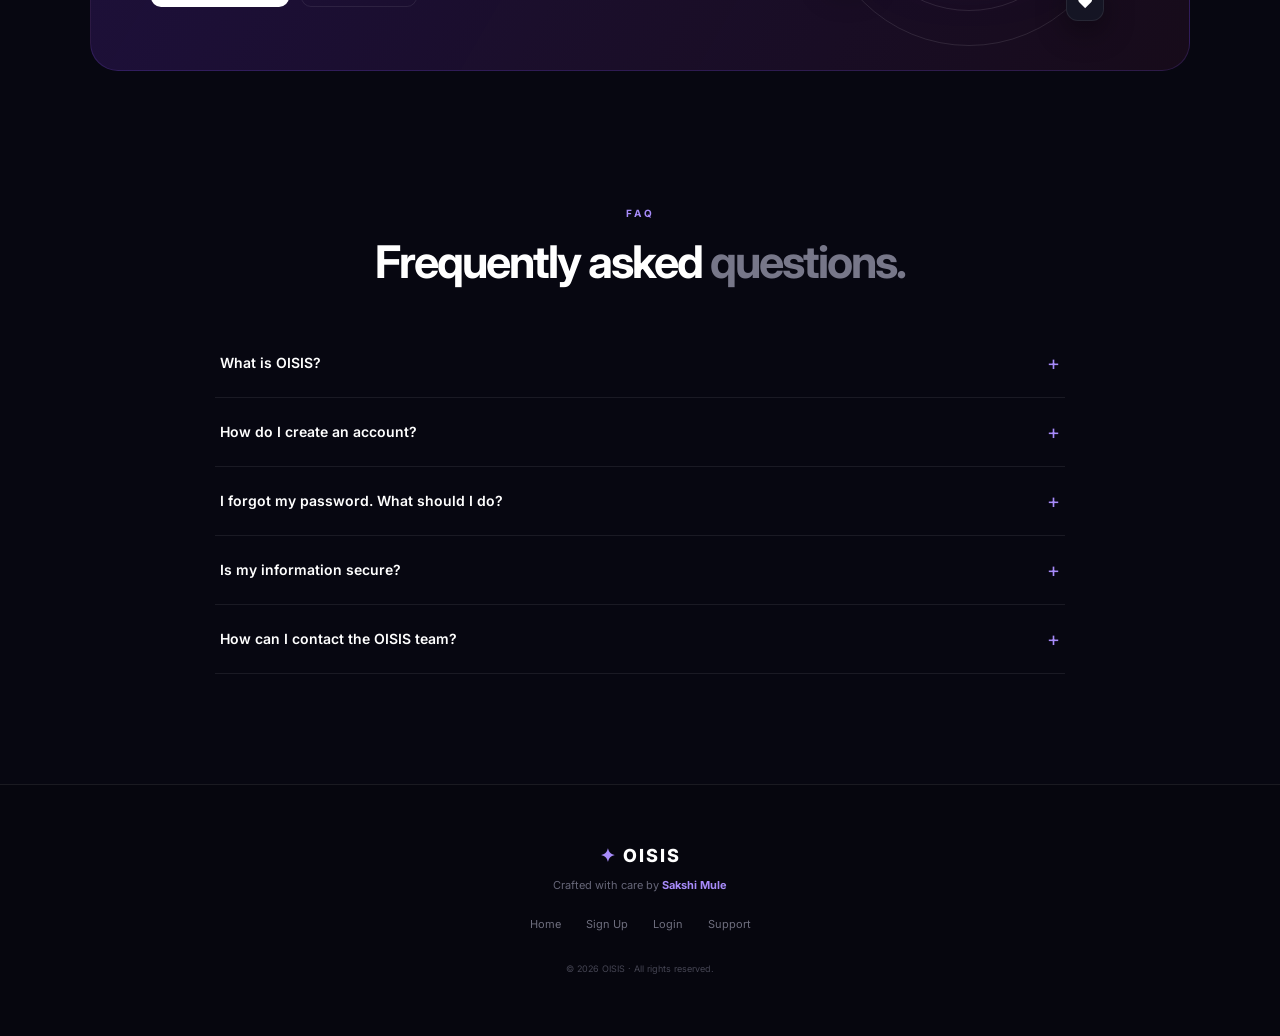
<file: WebDev-L1-LandingPage/support.html>
<!DOCTYPE html>
<html lang="en">
<head>
    <meta charset="UTF-8">
    <meta name="viewport" content="width=device-width, initial-scale=1.0">

    <title>Support | OISIS</title>

    <link rel="preconnect" href="https://fonts.googleapis.com">
    <link rel="preconnect" href="https://fonts.gstatic.com" crossorigin>

    <link href="https://fonts.googleapis.com/css2?family=Inter:wght@400;500;600;700;800&display=swap" rel="stylesheet">

    <link rel="stylesheet" href="support.css">
</head>

<body>

<header class="navbar">

    <a href="index.html" class="logo">
        <span>✦</span>
        OISIS
    </a>

    <nav>
        <a href="index.html">Home</a>
        <a href="index.html#features">Features</a>
        <a href="support.html" class="active">Support</a>
    </nav>

    <a href="signup.html" class="signin-btn">
        Get Started
    </a>

</header>


<main>

    <!-- HERO -->

    <section class="support-hero">

        <div class="hero-glow"></div>

        <div class="badge">
            ✨ OISIS SUPPORT CENTER
        </div>

        <h1>
            We're here to
            <span>help.</span>
        </h1>

        <p>
            Questions, ideas, or something not working?
            Find an answer or reach out to our support team.
        </p>

        <div class="search">

            <span class="search-icon">⌕</span>

            <input
                type="text"
                placeholder="Search your question..."
            >

            <button>Search</button>

        </div>

        <div class="quick-links">
            <span>Popular:</span>
            <a href="#faq">Getting started</a>
            <a href="#faq">Account</a>
            <a href="#faq">Security</a>
        </div>

    </section>


    <!-- HELP CARDS -->

    <section class="help-section">

        <div class="section-title">
            <span>HOW CAN WE HELP?</span>

            <h2>
                Everything you need,
                <em>in one place.</em>
            </h2>
        </div>


        <div class="help-grid">

            <article class="help-card purple">

                <div class="icon">🚀</div>

                <h3>Getting Started</h3>

                <p>
                    Learn the basics and get your OISIS
                    workspace up and running in minutes.
                </p>

                <a href="#faq">
                    Start learning →
                </a>

            </article>


            <article class="help-card pink">

                <div class="icon">👤</div>

                <h3>Account & Profile</h3>

                <p>
                    Manage your profile, login details,
                    preferences and personal information.
                </p>

                <a href="#faq">
                    Manage account →
                </a>

            </article>


            <article class="help-card blue">

                <div class="icon">🔐</div>

                <h3>Security & Privacy</h3>

                <p>
                    Learn how your information is protected
                    and keep your account secure.
                </p>

                <a href="#faq">
                    Security guide →
                </a>

            </article>


            <article class="help-card orange">

                <div class="icon">⚡</div>

                <h3>Troubleshooting</h3>

                <p>
                    Something behaving strangely?
                    Find quick solutions to common issues.
                </p>

                <a href="#faq">
                    Fix an issue →
                </a>

            </article>

        </div>

    </section>


    <!-- CONTACT -->

    <section class="contact-section">

        <div class="contact-box">

            <div class="contact-text">

                <div class="small-label">
                    STILL NEED HELP?
                </div>

                <h2>
                    Talk to a
                    <span>human.</span>
                </h2>

                <p>
                    Can't find what you're looking for?
                    Our support team would love to hear from you.
                </p>

                <div class="contact-buttons">

                    <a
                        href="mailto:support@oisis.com"
                        class="primary-btn"
                    >
                        ✉ Contact Support
                    </a>

                    <a
                        href="mailto:support@oisis.com"
                        class="secondary-btn"
                    >
                        Send an email
                    </a>

                </div>

            </div>


            <div class="visual">

                <div class="ring ring1"></div>
                <div class="ring ring2"></div>
                <div class="ring ring3"></div>

                <div class="floating-icon icon-a">✦</div>
                <div class="floating-icon icon-b">?</div>
                <div class="floating-icon icon-c">♥</div>

                <div class="visual-center">
                    ✦
                </div>

            </div>

        </div>

    </section>


    <!-- FAQ -->

    <section class="faq-section" id="faq">

        <div class="section-title center">

            <span>FAQ</span>

            <h2>
                Frequently asked
                <em>questions.</em>
            </h2>

        </div>


        <div class="faq">

            <details>
                <summary>
                    What is OISIS?
                    <b>+</b>
                </summary>

                <p>
                    OISIS is a modern digital experience designed
                    to help people organize ideas, projects and
                    workflows in one beautiful environment.
                </p>
            </details>


            <details>
                <summary>
                    How do I create an account?
                    <b>+</b>
                </summary>

                <p>
                    Click the Get Started button and complete
                    the signup form with your name, email and password.
                </p>
            </details>


            <details>
                <summary>
                    I forgot my password. What should I do?
                    <b>+</b>
                </summary>

                <p>
                    Go to the login page and use the password
                    recovery option to reset your account password.
                </p>
            </details>


            <details>
                <summary>
                    Is my information secure?
                    <b>+</b>
                </summary>

                <p>
                    OISIS is designed with privacy and account
                    security in mind. Always use a strong,
                    unique password for your account.
                </p>
            </details>


            <details>
                <summary>
                    How can I contact the OISIS team?
                    <b>+</b>
                </summary>

                <p>
                    You can contact us anytime through the
                    Contact Support button above.
                </p>
            </details>

        </div>

    </section>

</main>


<footer>

    <div class="footer-brand">
        <span>✦</span>
        OISIS
    </div>

    <p>
        Crafted with care by
        <strong>Sakshi Mule</strong>
    </p>

    <div class="footer-links">

        <a href="index.html">Home</a>
        <a href="signup.html">Sign Up</a>
        <a href="login.html">Login</a>
        <a href="support.html">Support</a>

    </div>

    <small>
        © 2026 OISIS · All rights reserved.
    </small>

</footer>

</body>
</html>
</file>
<file: WebDev-L1-LandingPage/style.css>
/* =====================================================
   NOVAAI — PREMIUM LANDING PAGE
   ===================================================== */

:root {
    --bg: #050611;
    --bg-soft: #090b18;

    --white: #f8fafc;
    --text: #dbe4f0;
    --muted: #748096;
    --dim: #3f4a5f;

    --purple: #8b5cf6;
    --purple-light: #a78bfa;

    --cyan: #22d3ee;
    --cyan-light: #67e8f9;

    --pink: #ec4899;
    --green: #34d399;

    --border: rgba(255,255,255,.085);
    --glass: rgba(255,255,255,.035);

    --radius: 22px;
}

* {
    margin: 0;
    padding: 0;
    box-sizing: border-box;
}

html {
    scroll-behavior: smooth;
}

body {
    background:
        radial-gradient(
            circle at 10% 0%,
            rgba(124,58,237,.13),
            transparent 28%
        ),
        radial-gradient(
            circle at 90% 10%,
            rgba(34,211,238,.07),
            transparent 25%
        ),
        var(--bg);

    color: var(--white);

    font-family: "DM Sans", sans-serif;

    overflow-x: hidden;
}

body::before {
    content: "";

    position: fixed;

    inset: 0;

    pointer-events: none;

    z-index: -5;

    opacity: .18;

    background-image:
        linear-gradient(
            rgba(255,255,255,.025) 1px,
            transparent 1px
        ),
        linear-gradient(
            90deg,
            rgba(255,255,255,.025) 1px,
            transparent 1px
        );

    background-size: 70px 70px;

    mask-image:
        linear-gradient(
            to bottom,
            black,
            transparent 85%
        );
}

body::after {
    content: "";

    position: fixed;

    width: 450px;
    height: 450px;

    left: -250px;
    bottom: -200px;

    background: var(--purple);

    filter: blur(170px);

    opacity: .06;

    pointer-events: none;

    z-index: -4;
}

a {
    color: inherit;
    text-decoration: none;
}

img {
    max-width: 100%;
    display: block;
}

button,
input {
    font: inherit;
}

::selection {
    background: rgba(139,92,246,.35);
}


/* =====================================================
   NAVBAR
   ===================================================== */

.navbar {
    width: min(1180px, 95%);

    height: 82px;

    margin: auto;

    display: flex;

    align-items: center;

    justify-content: space-between;

position: sticky;
    z-index: 50;
}

.brand {
    display: flex;

    align-items: center;

    gap: 9px;

    font-family: "Space Grotesk", sans-serif;

    font-size: 19px;

    font-weight: 700;

    letter-spacing: -.8px;
}

.brand-icon {
    width: 32px;
    height: 32px;

    display: grid;

    place-items: center;

    border-radius: 10px;

    background:
        linear-gradient(
            135deg,
            var(--purple),
            var(--cyan)
        );

    box-shadow:
        0 0 25px
        rgba(139,92,246,.3);

    font-size: 14px;
}

.brand-ai {
    color: var(--cyan-light);
}

.desktop-nav {
    display: flex;

    align-items: center;

    gap: 34px;

    margin-left: 70px;
}

.desktop-nav a {
    color: var(--muted);

    font-size: 11px;

    transition: .3s ease;
}

.desktop-nav a:hover {
color: #38bdf8 !important;
}

.nav-right {
    display: flex;

    align-items: center;

    gap: 22px;
}

.sign-in {
    color: #a4aec0;

    font-size: 11px;

    transition: .3s ease;
}

.sign-in:hover {
color: #38bdf8 !important;
}

.nav-cta {
    padding: 11px 14px;

    display: flex;

    align-items: center;

    gap: 12px;

    border: 1px solid var(--border);

    border-radius: 10px;

    background:
        rgba(255,255,255,.045);

    font-size: 10px;

    font-weight: 600;

    transition: .3s ease;
}

.nav-cta span {
    color: var(--cyan-light);
}

.nav-cta:hover {
    border-color:
        rgba(103,232,249,.3);

    background:
        rgba(34,211,238,.06);

    transform: translateY(-2px);
}


/* =====================================================
   HERO
   ===================================================== */

.hero {
    width: min(1180px, 92%);

    min-height: 690px;

    margin: auto;

    display: grid;

    grid-template-columns: .9fr 1.1fr;

    align-items: center;

    gap: 35px;
}

.hero-copy {
    position: relative;

    z-index: 10;
}

.eyebrow {
    width: fit-content;

    display: flex;

    align-items: center;

    gap: 9px;

    padding: 8px 12px;

    border: 1px solid
        rgba(103,232,249,.12);

    border-radius: 100px;

    color: var(--cyan-light);

    background:
        rgba(34,211,238,.035);

    font-size: 8px;

    font-weight: 700;

    letter-spacing: 1.6px;

    animation: fadeUp .8s ease both;
}

.live-dot {
    width: 6px;
    height: 6px;

    border-radius: 50%;

    background: var(--green);

    box-shadow:
        0 0 12px var(--green);

    animation: blink 2s infinite;
}

.hero h1 {
    max-width: 650px;

    margin-top: 23px;

    font-family: "Space Grotesk", sans-serif;

    font-size:
        clamp(55px, 6.5vw, 83px);

    line-height: .94;

    letter-spacing: -5px;

    font-weight: 600;

    animation:
        fadeUp .8s .1s ease both;
}

.hero h1 span {
    display: block;

    background:
        linear-gradient(
            100deg,
            #bba4ff 5%,
            #8b5cf6 40%,
            #67e8f9 95%
        );

    -webkit-background-clip: text;

    background-clip: text;

    color: transparent;
}

.hero-text {
    max-width: 520px;

    margin-top: 25px;

    color: var(--muted);

    font-size: 13px;

    line-height: 1.85;

    animation:
        fadeUp .8s .2s ease both;
}

.hero-actions {
    display: flex;

    align-items: center;

    gap: 20px;

    margin-top: 30px;

    animation:
        fadeUp .8s .3s ease both;
}

.primary-btn {
    display: inline-flex;

    align-items: center;

    justify-content: space-between;

    gap: 30px;

    min-width: 155px;

    padding: 14px 13px 14px 18px;

    border-radius: 11px;

    background:
        linear-gradient(
            110deg,
            #7c3aed,
            #0891b2
        );

    box-shadow:
        0 15px 45px
        rgba(124,58,237,.18);

    color: white;

    font-size: 10px;

    font-weight: 700;

    transition:
        transform .3s ease,
        box-shadow .3s ease;
}

.primary-btn span {
    width: 27px;
    height: 27px;

    display: grid;

    place-items: center;

    border-radius: 8px;

    background:
        rgba(255,255,255,.13);
}

.primary-btn:hover {
    transform: translateY(-3px);

    box-shadow:
        0 22px 55px
        rgba(34,211,238,.18);
}

.watch-btn {
    display: flex;

    align-items: center;

    gap: 10px;

    color: #8893a7;

    font-size: 10px;

    transition: .3s ease;
}

.watch-btn:hover {
    color: white;
}

.play {
    width: 28px;
    height: 28px;

    display: grid;

    place-items: center;

    border: 1px solid var(--border);

    border-radius: 50%;

    font-size: 7px;

    color: var(--cyan-light);
}

.hero-meta {
    display: flex;

    align-items: center;

    flex-wrap: wrap;

    gap: 9px;

    margin-top: 23px;

    color: #dcdfe6;

    font-size: 8px;
}

.hero-meta span:first-child {
    color: #64748b;
}


/* =====================================================
   HERO IMAGE
   ===================================================== */

.hero-visual {
    height: 560px;

    position: relative;

    display: grid;

    place-items: center;

    perspective: 1200px;
}

.hero-glow {
    position: absolute;

    width: 400px;
    height: 400px;

    border-radius: 50%;

    background:
        linear-gradient(
            135deg,
            var(--purple),
            var(--cyan)
        );

    filter: blur(100px);

    opacity: .16;

    animation:
        glowPulse 4s ease-in-out infinite alternate;
}

.image-frame {
    width: 580px;
    max-width: 100%;

    aspect-ratio: 1.16;

    position: relative;

    overflow: hidden;

    border: 1px solid
        rgba(255,255,255,.14);

    border-radius: 25px;

    background: #0b0e1a;

    box-shadow:
        0 45px 100px
        rgba(0,0,0,.5),

        0 0 70px
        rgba(124,58,237,.12);

    transform:
        rotateY(-7deg)
        rotateX(3deg);

    transition:
        transform .7s ease;

    animation:
        heroAppear 1s .25s ease both;
}

.image-frame:hover {
    transform:
        rotateY(0deg)
        rotateX(0deg)
        translateY(-5px);
}

.image-frame img {
    width: 100%;
    height: 100%;

    object-fit: cover;

    opacity: .85;

    transform: scale(1.02);
}

.image-overlay {
    position: absolute;

    inset: 0;

    background:
        linear-gradient(
            180deg,
            rgba(5,6,17,.05),
            rgba(5,6,17,.48)
        );
}

.image-topbar {
    position: absolute;

    top: 0;
    left: 0;
    right: 0;

    height: 48px;

    padding: 0 15px;

    display: flex;

    align-items: center;

    gap: 14px;

    border-bottom: 1px solid
        rgba(255,255,255,.1);

    background:
        rgba(5,6,17,.5);

    backdrop-filter: blur(12px);

    color: #758096;

    font-size: 8px;
}

.window-dots {
    display: flex;

    gap: 5px;
}

.window-dots i {
    width: 6px;
    height: 6px;

    border-radius: 50%;

    background: #6b7280;
}

.secure {
    margin-left: auto;

    color: #6ee7b7;

    font-size: 7px;

    letter-spacing: 1px;
}

.ai-prompt-card {
    position: absolute;

    left: 50%;
    bottom: 30%;

    transform: translateX(-50%);

    width: 280px;

    padding: 14px;

    display: flex;

    align-items: center;

    gap: 12px;

    border: 1px solid
        rgba(255,255,255,.13);

    border-radius: 14px;

    background:
        rgba(8,10,23,.75);

    backdrop-filter: blur(20px);

    box-shadow:
        0 20px 50px
        rgba(0,0,0,.35);
}

.prompt-icon {
    width: 35px;
    height: 35px;

    display: grid;

    place-items: center;

    border-radius: 10px;

    background:
        linear-gradient(
            135deg,
            var(--purple),
            var(--cyan)
        );

    font-size: 13px;
}

.ai-prompt-card small,
.floating-status small {
    display: block;

    color: #667186;

    font-size: 6px;

    letter-spacing: 1.1px;
}

.ai-prompt-card strong,
.floating-status strong {
    display: block;

    margin-top: 4px;

    color: #dce4ef;

    font-size: 9px;
}

.floating-status {
    position: absolute;

    display: flex;

    align-items: center;

    gap: 10px;

    padding: 10px 13px;

    border: 1px solid
        rgba(255,255,255,.1);

    border-radius: 12px;

    background:
        rgba(7,9,20,.78);

    backdrop-filter: blur(18px);

    box-shadow:
        0 20px 45px
        rgba(0,0,0,.3);
}

.status-one {
    left: -35px;
    top: 100px;

    animation:
        floatOne 4s ease-in-out infinite alternate;
}

.status-two {
    right: -25px;
    bottom: 85px;

    animation:
        floatTwo 4.5s ease-in-out infinite alternate;
}

.status-symbol {
    width: 27px;
    height: 27px;

    display: grid;

    place-items: center;

    border-radius: 8px;

    color: var(--purple-light);

    background:
        rgba(139,92,246,.13);

    font-size: 11px;
}

.status-symbol.cyan {
    color: var(--cyan-light);

    background:
        rgba(34,211,238,.1);
}

.orbit-ring {
    position: absolute;

    border: 1px solid
        rgba(139,92,246,.12);

    border-radius: 50%;

    pointer-events: none;
}

.ring-a {
    width: 540px;
    height: 230px;

    transform:
        rotate(-25deg);

    animation:
        rotateRing 15s linear infinite;
}

.ring-b {
    width: 460px;
    height: 170px;

    transform:
        rotate(30deg);

    border-color:
        rgba(34,211,238,.08);

    animation:
        rotateRingReverse 18s linear infinite;
}


/* =====================================================
   TRUST
   ===================================================== */

.trust {
    width: min(1000px, 90%);

    margin: 20px auto 115px;

    padding: 19px 0;

    display: flex;

    align-items: center;

    justify-content: space-between;

    border-top: 1px solid var(--border);

    border-bottom: 1px solid var(--border);
}

.trust-label {
    color: #465166;

    font-size: 7px;

    letter-spacing: 1.5px;
}

.trust-items {
    display: flex;

    gap: 38px;

    color: #677286;

    font-family: "Space Grotesk", sans-serif;

    font-size: 9px;

    font-weight: 600;
}


/* =====================================================
   COMMON SECTION
   ===================================================== */

.section-intro {
    max-width: 680px;

    margin: 0 auto 55px;

    text-align: center;
}

.section-intro.left {
    margin-left: 0;

    text-align: left;
}

.section-label {
    color: var(--cyan-light);

    font-size: 7px;

    font-weight: 700;

    letter-spacing: 1.8px;
}

.section-intro h2 {
    margin-top: 13px;

    font-family: "Space Grotesk", sans-serif;

    font-size:
        clamp(35px, 5vw, 57px);

    line-height: 1;

    letter-spacing: -3px;

    font-weight: 600;
}

.section-intro h2 em {
    color: var(--purple-light);

    font-style: normal;
}

.section-intro p {
    max-width: 500px;

    margin: 17px auto 0;

    color: var(--muted);

    font-size: 11px;

    line-height: 1.8;
}

.section-intro.left p {
    margin-left: 0;
}


/* =====================================================
   PRODUCT
   ===================================================== */

.product-section {
    width: min(1120px, 92%);

    margin: auto;

    padding-bottom: 145px;
}

.product-showcase {
    overflow: hidden;

    border: 1px solid
        rgba(255,255,255,.1);

    border-radius: 20px;

    background:
        linear-gradient(
            145deg,
            rgba(255,255,255,.045),
            rgba(255,255,255,.015)
        );

    box-shadow:
        0 40px 100px
        rgba(0,0,0,.3);
}

.dashboard-top {
    height: 58px;

    display: grid;

    grid-template-columns: 170px 1fr 60px;

    align-items: center;

    gap: 20px;

    padding: 0 17px;

    border-bottom: 1px solid var(--border);

    background:
        rgba(255,255,255,.018);
}

.dashboard-brand {
    display: flex;

    align-items: center;

    gap: 7px;

    color: #cbd5e1;

    font-size: 9px;

    font-weight: 700;
}

.dashboard-brand span {
    color: var(--cyan-light);
}

.dashboard-search {
    max-width: 430px;

    margin: auto;

    width: 100%;

    padding: 8px 10px;

    display: flex;

    align-items: center;

    gap: 8px;

    border: 1px solid var(--border);

    border-radius: 7px;

    color: #4f5a6e;

    font-size: 7px;
}

.dashboard-search kbd {
    margin-left: auto;

    padding: 3px 5px;

    border: 1px solid var(--border);

    border-radius: 4px;

    color: #59657a;

    font-size: 6px;
}

.dashboard-avatar {
    width: 27px;
    height: 27px;

    display: grid;

    place-items: center;

    margin-left: auto;

    border-radius: 50%;

    color: #d8ccff;

    background:
        rgba(139,92,246,.18);

    font-size: 7px;
}

.dashboard-body {
    display: grid;

    grid-template-columns: 170px 1fr;

    min-height: 420px;
}

.dashboard-sidebar {
    padding: 20px 12px;

    border-right: 1px solid var(--border);

    background:
        rgba(0,0,0,.12);
}

.side-item {
    display: flex;

    align-items: center;

    gap: 10px;

    padding: 10px 11px;

    margin-bottom: 4px;

    border-radius: 7px;

    color: #566176;

    font-size: 8px;
}

.side-item span {
    font-size: 10px;
}

.side-item.active {
    color: #c9baff;

    background:
        rgba(139,92,246,.09);
}

.side-bottom {
    margin-top: 190px;

    border-top: 1px solid var(--border);

    padding-top: 12px;
}

.dashboard-content {
    padding: 30px;
}

.welcome-line {
    display: flex;

    justify-content: space-between;

    align-items: flex-start;
}

.welcome-line small {
    color: #4e596d;

    font-size: 6px;

    letter-spacing: 1.1px;
}

.welcome-line h3 {
    margin-top: 7px;

    font-family: "Space Grotesk", sans-serif;

    font-size: 19px;

    font-weight: 500;

    letter-spacing: -.6px;
}

.online {
    display: flex;

    align-items: center;

    gap: 5px;

    color: #5c687b;

    font-size: 7px;
}

.online i {
    width: 5px;
    height: 5px;

    border-radius: 50%;

    background: var(--green);
}

.dashboard-cards {
    display: grid;

    grid-template-columns: 1fr 145px;

    gap: 13px;

    margin-top: 25px;
}

.dash-card {
    min-height: 155px;

    padding: 19px;

    border: 1px solid var(--border);

    border-radius: 13px;

    background:
        rgba(255,255,255,.025);
}

.main-dash {
    grid-row: span 2;

    min-height: 323px;

    background:
        radial-gradient(
            circle at 80% 80%,
            rgba(124,58,237,.1),
            transparent 50%
        );
}

.card-tag {
    color: var(--cyan-light);

    font-size: 6px;

    letter-spacing: 1.1px;
}

.main-dash h4 {
    max-width: 390px;

    margin-top: 20px;

    font-family: "Space Grotesk", sans-serif;

    font-size: 24px;

    line-height: 1.15;

    letter-spacing: -1.2px;

    font-weight: 500;
}

.main-dash p {
    max-width: 370px;

    margin-top: 12px;

    color: #667186;

    font-size: 8px;

    line-height: 1.7;
}

.fake-input {
    margin-top: 35px;

    padding: 12px;

    display: flex;

    align-items: center;

    justify-content: space-between;

    border: 1px solid var(--border);

    border-radius: 8px;

    color: #566176;

    background:
        rgba(0,0,0,.18);

    font-size: 8px;
}

.fake-input span {
    width: 24px;
    height: 24px;

    display: grid;

    place-items: center;

    border-radius: 6px;

    color: white;

    background:
        linear-gradient(
            135deg,
            var(--purple),
            #0891b2
        );
}

.small-dash {
    display: flex;

    flex-direction: column;

    justify-content: center;
}

.dash-icon {
    width: 30px;
    height: 30px;

    display: grid;

    place-items: center;

    border-radius: 8px;

    font-size: 11px;
}

.dash-icon.purple {
    color: var(--purple-light);

    background:
        rgba(139,92,246,.1);
}

.dash-icon.cyan {
    color: var(--cyan-light);

    background:
        rgba(34,211,238,.08);
}

.small-dash strong {
    margin-top: 17px;

    font-family: "Space Grotesk", sans-serif;

    font-size: 22px;

    font-weight: 500;
}

.small-dash > span {
    margin-top: 4px;

    color: #566176;

    font-size: 7px;
}


/* =====================================================
   FEATURES
   ===================================================== */

.features-section {
    width: min(1120px, 92%);

    margin: auto;

    padding-bottom: 145px;
}

.feature-grid {
    display: grid;

    grid-template-columns: 1fr 1fr;

    gap: 14px;
}

.feature-card {
    min-height: 350px;

    position: relative;

    overflow: hidden;

    padding: 28px;

    border: 1px solid var(--border);

    border-radius: var(--radius);

    background:
        linear-gradient(
            145deg,
            rgba(255,255,255,.045),
            rgba(255,255,255,.018)
        );

    transition:
        transform .4s ease,
        border-color .4s ease;
}

.feature-card:hover {
    transform: translateY(-6px);

    border-color:
        rgba(139,92,246,.25);
}

.feature-large {
    grid-row: span 2;

    min-height: 714px;

    background:
        radial-gradient(
            circle at 70% 75%,
            rgba(139,92,246,.12),
            transparent 40%
        ),
        rgba(255,255,255,.025);
}

.feature-wide {
    grid-column: span 2;

    min-height: 300px;

    display: grid;

    grid-template-columns: .9fr 1.1fr;

    gap: 30px;
}

.feature-number {
    color: #465166;

    font-size: 8px;

    font-weight: 700;
}

.feature-icon {
    width: 44px;
    height: 44px;

    margin-top: 32px;

    display: grid;

    place-items: center;

    border-radius: 12px;

    font-size: 16px;
}

.purple-icon {
    color: var(--purple-light);

    background:
        rgba(139,92,246,.11);
}

.cyan-icon {
    color: var(--cyan-light);

    background:
        rgba(34,211,238,.09);
}

.pink-icon {
    color: #f9a8d4;

    background:
        rgba(236,72,153,.09);
}

.green-icon {
    color: #6ee7b7;

    background:
        rgba(52,211,153,.08);
}

.feature-card h3 {
    margin-top: 18px;

    font-family: "Space Grotesk", sans-serif;

    font-size: 21px;

    letter-spacing: -.7px;

    font-weight: 500;
}

.feature-card p {
    max-width: 390px;

    margin-top: 10px;

    color: #697489;

    font-size: 10px;

    line-height: 1.8;
}


/* thought visual */

.thought-visual {
    position: absolute;

    left: 30px;
    right: 30px;
    bottom: 30px;

    height: 320px;

    display: flex;

    flex-direction: column;

    justify-content: center;

    gap: 16px;
}

.thought-line {
    width: 72%;

    padding: 14px;

    display: flex;

    justify-content: space-between;

    align-items: center;

    border: 1px solid
        rgba(255,255,255,.07);

    border-radius: 10px;

    background:
        rgba(255,255,255,.025);

    color: #7f8ba0;

    font-size: 7px;

    animation:
        slideLine 4s ease-in-out infinite alternate;
}

.thought-line b {
    color: var(--purple-light);
}

.thought-line.faded {
    margin-left: auto;

    opacity: .6;

    animation-delay: 1s;
}

.thought-orb {
    position: absolute;

    left: 50%;
    top: 50%;

    transform:
        translate(-50%,-50%);

    width: 80px;
    height: 80px;

    display: grid;

    place-items: center;

    border-radius: 50%;

    color: white;

    background:
        radial-gradient(
            circle at 30% 25%,
            var(--cyan-light),
            var(--purple) 45%,
            #100d25 75%
        );

    box-shadow:
        0 0 55px
        rgba(139,92,246,.3);

    font-size: 18px;

    animation:
        orbFloat 3.5s ease-in-out infinite;
}


/* writing */

.writing-lines {
    position: absolute;

    left: 28px;
    right: 28px;
    bottom: 28px;
}

.writing-lines span {
    display: block;

    height: 6px;

    margin-top: 10px;

    border-radius: 10px;

    background:
        rgba(255,255,255,.055);
}

.writing-lines span:nth-child(1) {
    width: 90%;
}

.writing-lines span:nth-child(2) {
    width: 70%;
}

.writing-lines span:nth-child(3) {
    width: 80%;
}

.writing-lines span:nth-child(4) {
    width: 55%;
}


/* code */

.code-window {
    position: absolute;

    left: 28px;
    right: 28px;
    bottom: 28px;

    padding: 17px;

    border: 1px solid var(--border);

    border-radius: 10px;

    background:
        rgba(0,0,0,.2);

    color: #68748a;

    font-family: monospace;

    font-size: 8px;
}

.code-window span {
    color: var(--purple-light);
}

.code-window b {
    color: #6ee7b7;

    font-weight: 400;
}


/* context */

.context-visual {
    position: relative;

    min-height: 230px;
}

.context-node {
    position: absolute;

    padding: 11px 13px;

    border: 1px solid var(--border);

    border-radius: 9px;

    background:
        rgba(255,255,255,.035);

    color: #adb7c7;

    font-size: 8px;

    box-shadow:
        0 15px 35px
        rgba(0,0,0,.18);
}

.context-node span {
    display: block;

    margin-bottom: 4px;

    color: var(--cyan-light);

    font-size: 5px;

    letter-spacing: 1px;
}

.node-a {
    top: 10px;
    left: 5%;
}

.node-b {
    right: 5%;
    top: 75px;
}

.node-c {
    left: 25%;
    bottom: 10px;
}

.connecting-line {
    position: absolute;

    width: 70%;
    height: 120px;

    top: 50px;
    left: 15%;

    border-top: 1px dashed
        rgba(139,92,246,.25);

    border-radius: 50%;

    transform: rotate(15deg);
}


/* =====================================================
   PROCESS
   ===================================================== */

.process-section {
    width: min(1050px, 92%);

    margin: auto;

    padding-bottom: 145px;
}

.process-grid {
    display: grid;

    grid-template-columns:
        1fr 1fr 1fr;

    gap: 1px;

    border: 1px solid var(--border);

    border-radius: 20px;

    overflow: hidden;

    background: var(--border);
}

.process-step {
    min-height: 280px;

    padding: 28px;

    background:
        var(--bg-soft);
}

.step-top {
    display: flex;

    align-items: center;

    gap: 15px;
}

.step-top span {
    color: var(--purple-light);

    font-size: 8px;
}

.step-top div {
    height: 1px;

    flex: 1;

    background:
        rgba(255,255,255,.06);
}

.step-icon {
    width: 54px;
    height: 54px;

    margin-top: 55px;

    display: grid;

    place-items: center;

    border: 1px solid
        rgba(139,92,246,.18);

    border-radius: 15px;

    color: var(--cyan-light);

    background:
        rgba(139,92,246,.06);

    font-size: 17px;
}

.process-step h3 {
    margin-top: 17px;

    font-family: "Space Grotesk", sans-serif;

    font-size: 20px;

    font-weight: 500;
}

.process-step p {
    max-width: 220px;

    margin-top: 8px;

    color: #687489;

    font-size: 9px;

    line-height: 1.7;
}


/* =====================================================
   TESTIMONIAL
   ===================================================== */

.testimonial-section {
    width: min(850px, 90%);

    margin: 0 auto 145px;

    text-align: center;
}

.quote-mark {
    color: var(--purple);

    font-family: Georgia, serif;

    font-size: 70px;

    line-height: .5;

    opacity: .45;
}

.testimonial-section blockquote {
    margin-top: 20px;

    font-family: "Space Grotesk", sans-serif;

    font-size:
        clamp(25px, 4vw, 39px);

    line-height: 1.2;

    letter-spacing: -1.5px;

    color: #dce3ed;
}

.testimonial-person {
    display: flex;

    justify-content: center;

    align-items: center;

    gap: 10px;

    margin-top: 27px;
}

.person-avatar {
    width: 31px;
    height: 31px;

    display: grid;

    place-items: center;

    border-radius: 50%;

    color: #d8cfff;

    background:
        linear-gradient(
            135deg,
            #6d28d9,
            #0891b2
        );

    font-size: 7px;

    font-weight: 700;
}

.testimonial-person div:last-child {
    text-align: left;
}

.testimonial-person strong {
    display: block;

    color: #cbd5e1;

    font-size: 8px;
}

.testimonial-person span {
    display: block;

    margin-top: 3px;

    color: #566176;

    font-size: 7px;
}


/* =====================================================
   ABOUT
   ===================================================== */

.about-section {
    width: min(1080px, 92%);

    margin: auto;

    padding-bottom: 145px;

    display: grid;

    grid-template-columns: .85fr 1.15fr;

    align-items: center;

    gap: 90px;
}

.about-image {
    height: 400px;

    position: relative;

    display: grid;

    place-items: center;

    border: 1px solid var(--border);

    border-radius: 25px;

    background:
        radial-gradient(
            circle at center,
            rgba(139,92,246,.11),
            transparent 60%
        );

    overflow: hidden;
}

.about-image-glow {
    position: absolute;

    width: 230px;
    height: 230px;

    border-radius: 50%;

    background:
        linear-gradient(
            135deg,
            var(--purple),
            var(--cyan)
        );

    filter: blur(90px);

    opacity: .15;
}

.about-orb {
    width: 160px;
    height: 160px;

    display: grid;

    place-items: center;

    border-radius: 50%;

    background:
        radial-gradient(
            circle at 30% 20%,
            var(--cyan-light),
            var(--purple) 40%,
            #0d0b1d 75%
        );

    box-shadow:
        0 0 70px
        rgba(139,92,246,.35);

    animation:
        orbFloat 4s ease-in-out infinite;
}

.about-orb span {
    width: 70px;
    height: 70px;

    display: grid;

    place-items: center;

    border: 1px solid
        rgba(255,255,255,.15);

    border-radius: 50%;

    background:
        rgba(5,6,17,.35);

    font-size: 25px;
}

.about-label {
    position: absolute;

    bottom: 20px;

    padding: 7px 10px;

    border: 1px solid var(--border);

    border-radius: 100px;

    background:
        rgba(5,6,17,.5);

    color: #667186;

    font-size: 6px;

    letter-spacing: 1.5px;
}

.about-copy .section-label {
    display: block;
}

.about-copy h2 {
    margin-top: 14px;

    max-width: 500px;

    font-family: "Space Grotesk", sans-serif;

    font-size:
        clamp(37px, 5vw, 57px);

    line-height: 1;

    letter-spacing: -3px;

    font-weight: 600;
}

.about-copy h2 em {
    color: var(--purple-light);

    font-style: normal;
}

.about-copy p {
    max-width: 520px;

    margin-top: 17px;

    color: #687489;

    font-size: 10px;

    line-height: 1.85;
}

.about-stats {
    display: flex;

    gap: 40px;

    margin-top: 30px;
}

.about-stats strong {
    display: block;

    font-family: "Space Grotesk", sans-serif;

    font-size: 22px;

    font-weight: 500;
}

.about-stats span {
    display: block;

    margin-top: 5px;

    color: #536076;

    font-size: 7px;
}


/* =====================================================
   FINAL CTA
   ===================================================== */

.final-cta {
    width: min(1000px, 90%);

    margin: auto auto 125px;

    padding: 85px 30px;

    position: relative;

    overflow: hidden;

    text-align: center;

    border: 1px solid
        rgba(139,92,246,.18);

    border-radius: 28px;

    background:
        radial-gradient(
            circle at 50% 20%,
            rgba(139,92,246,.16),
            transparent 55%
        ),
        rgba(255,255,255,.025);
}

.final-cta::before,
.final-cta::after {
    content: "";

    position: absolute;

    width: 200px;
    height: 200px;

    border-radius: 50%;

    filter: blur(90px);

    opacity: .12;
}

.final-cta::before {
    left: -100px;
    top: 50px;

    background: var(--purple);
}

.final-cta::after {
    right: -100px;
    bottom: 0;

    background: var(--cyan);
}

.final-cta h2 {
    max-width: 750px;

    margin: 15px auto 0;

    font-family: "Space Grotesk", sans-serif;

    font-size:
        clamp(38px, 5vw, 60px);

    line-height: 1;

    letter-spacing: -3px;

    font-weight: 600;
}

.final-cta h2 em {
    color: var(--purple-light);

    font-style: normal;
}

.final-cta p {
    margin: 16px 0 27px;

    color: #687489;

    font-size: 10px;
}

.final-cta .primary-btn {
    position: relative;

    z-index: 2;

    margin: auto;
}


/* =====================================================
   FOOTER
   ===================================================== */

.footer {
    width: min(1120px, 92%);

    margin: auto;

    padding-bottom: 25px;
}

.footer-main {
    display: grid;

    grid-template-columns:
        2fr 1fr 1fr 1fr;

    gap: 40px;

    padding:
        50px 0;

    border-top: 1px solid var(--border);
}

.footer-brand p {
    max-width: 200px;

    margin-top: 12px;

    color: #4c586d;

    font-size: 8px;

    line-height: 1.7;
}

.socials {
    display: flex;

    gap: 7px;

    margin-top: 18px;
}

.socials a {
    width: 27px;
    height: 27px;

    display: grid;

    place-items: center;

    border: 1px solid var(--border);

    border-radius: 7px;

    color: #687489;

    font-size: 8px;

    transition: .3s ease;
}

.socials a:hover {
    color: var(--cyan-light);

    border-color:
        rgba(34,211,238,.2);
}

.footer-column {
    display: flex;

    flex-direction: column;

    gap: 11px;
}

.footer-column strong {
    margin-bottom: 5px;

    color: #8c97aa;

    font-size: 7px;

    letter-spacing: 1.3px;
}

.footer-column a {
    color: #4f5b70;

    font-size: 8px;

    transition: .3s ease;
}

.footer-column a:hover {
    color: white;
}

.footer-bottom {
    padding-top: 20px;

    display: flex;

    justify-content: space-between;

    border-top: 1px solid var(--border);

    color: #394459;

    font-size: 7px;
}

.footer-bottom b {
    color: var(--cyan-light);
}


/* =====================================================
   ANIMATIONS
   ===================================================== */

@keyframes fadeUp {

    from {
        opacity: 0;
        transform: translateY(22px);
    }

    to {
        opacity: 1;
        transform: translateY(0);
    }

}

@keyframes heroAppear {

    from {
        opacity: 0;
        transform:
            rotateY(-15deg)
            rotateX(7deg)
            translateY(25px);
    }

    to {
        opacity: 1;
        transform:
            rotateY(-7deg)
            rotateX(3deg);
    }

}

@keyframes blink {

    0%,100% {
        opacity: 1;
    }

    50% {
        opacity: .35;
    }

}

@keyframes glowPulse {

    from {
        transform: scale(.85);
        opacity: .12;
    }

    to {
        transform: scale(1.1);
        opacity: .2;
    }

}

@keyframes floatOne {

    from {
        transform: translateY(0);
    }

    to {
        transform: translateY(-12px);
    }

}

@keyframes floatTwo {

    from {
        transform: translateY(0);
    }

    to {
        transform: translateY(10px);
    }

}

@keyframes rotateRing {

    to {
        transform:
            rotate(-25deg)
            rotateZ(360deg);
    }

}

@keyframes rotateRingReverse {

    to {
        transform:
            rotate(30deg)
            rotateZ(-360deg);
    }

}

@keyframes slideLine {

    from {
        transform: translateX(0);
    }

    to {
        transform: translateX(15px);
    }

}

@keyframes orbFloat {

    0%,100% {
        transform: translateY(0);
    }

    50% {
        transform: translateY(-12px);
    }

}


/* =====================================================
   TABLET
   ===================================================== */

@media (max-width: 950px) {

    .desktop-nav {
        display: none;
    }

    .hero {
        grid-template-columns: 1fr;

        padding-top: 60px;

        text-align: center;
    }

    .hero-copy {
        display: flex;

        flex-direction: column;

        align-items: center;
    }

    .hero-text {
        margin-left: auto;
        margin-right: auto;
    }

    .hero-visual {
        height: 520px;
    }

    .image-frame {
        width: 620px;
    }

    .trust {
        margin-top: 60px;
    }

    .about-section {
        grid-template-columns: 1fr;

        gap: 45px;
    }

    .about-image {
        max-width: 500px;

        width: 100%;

        margin: auto;
    }

    .about-copy {
        text-align: center;

        display: flex;

        flex-direction: column;

        align-items: center;
    }

}


/* =====================================================
   MOBILE
   ===================================================== */

@media (max-width: 650px) {

    .navbar {
        height: 70px;
    }

    .desktop-nav {
        display: none;
    }

    .nav-right {
        gap: 10px;
    }

    .sign-in {
        font-size: 9px;
    }

    .nav-cta {
        padding: 9px 10px;

        font-size: 8px;
    }

    .hero {
        min-height: auto;

        padding:
            70px 0 30px;
    }

    .hero h1 {
        font-size: 48px;

        letter-spacing: -3.5px;
    }

    .hero-text {
        font-size: 11px;
    }

    .hero-actions {
        flex-direction: column;

        width: 100%;

        gap: 16px;
    }

    .primary-btn {
        width: 100%;

        max-width: 280px;

        justify-content: center;
    }

    .watch-btn {
        justify-content: center;
    }

    .hero-meta {
        justify-content: center;

        text-align: center;

        line-height: 1.7;
    }

    .hero-visual {
        height: 390px;
    }

    .image-frame {
        width: 100%;

        transform: none;

        border-radius: 18px;
    }

    .image-frame:hover {
        transform: none;
    }

    .ai-prompt-card {
        width: 220px;

        bottom: 28%;
    }

    .floating-status {
        transform: scale(.75);
    }

    .status-one {
        left: -35px;
    }

    .status-two {
        right: -35px;
    }

    .orbit-ring {
        display: none;
    }

    .trust {
        margin-bottom: 85px;

        flex-direction: column;

        gap: 18px;
    }

    .trust-items {
        flex-wrap: wrap;

        justify-content: center;

        gap: 15px 25px;
    }

    .product-section,
    .features-section,
    .process-section,
    .about-section {
        padding-bottom: 90px;
    }

    .section-intro {
        margin-bottom: 35px;
    }

    .section-intro h2 {
        font-size: 36px;

        letter-spacing: -2px;
    }

    .dashboard-top {
        grid-template-columns: 1fr 45px;
    }

    .dashboard-search {
        display: none;
    }

    .dashboard-body {
        grid-template-columns: 1fr;
    }

    .dashboard-sidebar {
        display: none;
    }

    .dashboard-content {
        padding: 20px;
    }

    .dashboard-cards {
        grid-template-columns: 1fr;
    }

    .main-dash {
        min-height: 300px;

        grid-row: auto;
    }

    .small-dash {
        min-height: 130px;
    }

    .feature-grid {
        grid-template-columns: 1fr;
    }

    .feature-large {
        grid-row: auto;

        min-height: 560px;
    }

    .feature-wide {
        grid-column: auto;

        grid-template-columns: 1fr;

        min-height: 500px;
    }

    .thought-visual {
        height: 260px;
    }

    .process-grid {
        grid-template-columns: 1fr;
    }

    .process-step {
        min-height: 240px;
    }

    .step-icon {
        margin-top: 35px;
    }

    .testimonial-section {
        margin-bottom: 90px;
    }

    .testimonial-section blockquote {
        font-size: 27px;
    }

    .about-image {
        height: 330px;
    }

    .about-copy h2 {
        font-size: 37px;

        letter-spacing: -2px;
    }

    .about-stats {
        width: 100%;

        justify-content: space-between;

        gap: 15px;
    }

    .final-cta {
        padding: 65px 20px;

        margin-bottom: 90px;
    }

    .final-cta h2 {
        font-size: 38px;

        letter-spacing: -2px;
    }

    .footer-main {
        grid-template-columns: 1fr 1fr;

        gap: 35px;
    }

    .footer-brand {
        grid-column: span 2;
    }

    .footer-bottom {
        flex-direction: column;

        gap: 10px;

        line-height: 1.7;
    }
}


/* =========================================================
   OISIS — FINAL VISIBILITY + PREMIUM NAVBAR UPDATE
   This section intentionally overrides the original tiny/dim
   typography so the landing page is readable at normal size.
========================================================= */

:root {
    --white: #f8fbff;
    --text: #e8eef8;
    --muted: #b8c4d6;
    --dim: #8491a6;
    --border: rgba(255,255,255,.11);
    --glass: rgba(255,255,255,.045);
}

/* ---------- STICKY NAVBAR ---------- */
.navbar {
    position: sticky;
    top: 0;
    z-index: 1000;

    width: 100%;
    max-width: none;
    height: 78px;
    margin: 0;
    padding-left: max(4%, calc((100% - 1180px) / 2));
    padding-right: max(4%, calc((100% - 1180px) / 2));

    background: rgba(5, 6, 17, .86);
    border-bottom: 1px solid rgba(255,255,255,.09);
    backdrop-filter: blur(22px) saturate(140%);
    -webkit-backdrop-filter: blur(22px) saturate(140%);

    box-shadow: 0 10px 35px rgba(0,0,0,.18);
}

.brand {
    color: #f5f7ff;
    font-size: 20px;
}

.desktop-nav {
    gap: 30px;
    margin-left: 50px;
}

.desktop-nav a {
    color: #d0d8e6 !important;
    font-size: 14px !important;
    font-weight: 500;
    letter-spacing: .1px;
}

.desktop-nav a:hover {
    color: #2076f9 !important;
}

.sign-in {
    color: #d2d9e6 !important;
    font-size: 13px !important;
    font-weight: 500;
}

.sign-in:hover {
    color: #2076f9 !important;
}

.nav-cta {
    color: #ffffff;
    font-size: 13px !important;
    padding: 12px 16px;
    background: rgba(139,92,246,.10);
    border-color: rgba(167,139,250,.24);
}

.nav-cta:hover {
    background: rgba(139,92,246,.17);
    border-color: rgba(103,232,249,.40);
}

/* ---------- HERO ---------- */
.eyebrow {
    color: #bba7ff !important;
    font-size: 11px !important;
}

.hero-text,
.hero-copy > p {
    color: #c7d0df !important;
    font-size: 17px !important;
    line-height: 1.85 !important;
}

.primary-btn {
    font-size: 13px !important;
}

.watch-btn {
    color: #b9c3d2 !important;
    font-size: 13px !important;
}

.watch-btn:hover {
    color: #ffffff !important;
}

.play {
    font-size: 10px !important;
}

.hero-meta {
    color: #b6c0d0 !important;
    font-size: 12px !important;
}

.hero-meta span:first-child {
    color: #a8b4c6 !important;
}

.image-topbar {
    color: #aab6c8 !important;
    font-size: 10px !important;
}

.secure {
    color: #79efbf !important;
    font-size: 9px !important;
}

.ai-prompt-card small,
.floating-status small {
    color: #aeb9ca !important;
    font-size: 9px !important;
}

.ai-prompt-card strong,
.floating-status strong {
    color: #f0f4fb !important;
    font-size: 11px !important;
}

/* ---------- TRUST ---------- */
.trust-label {
    color: #aeb9cb !important;
    font-size: 10px !important;
}

.trust-items {
    color: #b9c4d4 !important;
    font-size: 12px !important;
}

/* ---------- SECTION INTRO ---------- */
.section-label {
    color: #79eafa !important;
    font-size: 10px !important;
}

.section-intro p,
.section-intro.left p {
    color: #8092ae !important;
    font-size: 15px !important;
    line-height: 1.85 !important;
}

/* ---------- PRODUCT / DASHBOARD PREVIEW ---------- */
.dashboard-brand {
    color: #e5ebf5 !important;
    font-size: 12px !important;
}

.dashboard-search {
    color: #aeb9cb !important;
    font-size: 10px !important;
}

.dashboard-search kbd {
    color: #aeb9cb !important;
    font-size: 9px !important;
}

.dashboard-avatar {
    color: #f0eaff !important;
    font-size: 9px !important;
}

.side-item {
    color: #b9c4d4 !important;
    font-size: 11px !important;
}

.side-item span {
    font-size: 12px !important;
}

.side-item.active {
    color: #eee9ff !important;
}

.welcome-line small {
    color: #a8b4c6 !important;
    font-size: 9px !important;
}

.welcome-line h3 {
    color: #f3f6fb !important;
    font-size: 26px !important;
}

.online {
    color: #aab6c8 !important;
    font-size: 10px !important;
}

.card-tag {
    color: #7ceafa !important;
    font-size: 9px !important;
}

.main-dash h4 {
    color: #f4f7fc !important;
    font-size: 29px !important;
}

.main-dash p {
    color: #b5c0d1 !important;
    font-size: 13px !important;
    line-height: 1.75 !important;
}

.fake-input {
    color: #aab6c8 !important;
    font-size: 11px !important;
}

.small-dash strong {
    color: #f4f7fc !important;
    font-size: 27px !important;
}

.small-dash > span {
    color: #aab5c7 !important;
    font-size: 10px !important;
}

/* ---------- FEATURES ---------- */
.feature-number {
    color: #aeb9cb !important;
    font-size: 10px !important;
}

.feature-card h3 {
    color: #f2f5fb !important;
    font-size: 21px !important;
}

.feature-card p {
    color: #b8c3d3 !important;
    font-size: 14px !important;
    line-height: 1.8 !important;
}

.thought-line {
    color: #aeb9ca !important;
    font-size: 10px !important;
}

.code-window {
    color: #aeb9ca !important;
    font-size: 10px !important;
}

.context-node {
    color: #b9c4d4 !important;
    font-size: 10px !important;
}

.context-node span {
    color: #7ceafa !important;
    font-size: 8px !important;
}

/* ---------- PROCESS ---------- */
.step-top span {
    color: #bba7ff !important;
    font-size: 10px !important;
}

.process-step h3 {
    color: #f2f5fb !important;
    font-size: 20px !important;
}

.process-step p {
    color: #b5c0d1 !important;
    font-size: 14px !important;
    line-height: 1.8 !important;
}

/* ---------- TESTIMONIAL ---------- */
.testimonial-section blockquote {
    color: #edf2f9 !important;
}

.testimonial-person strong {
    color: #e4eaf3 !important;
    font-size: 10px !important;
}

.testimonial-person span {
    color: #a5b0c2 !important;
    font-size: 10px !important;
}

/* ---------- ABOUT ---------- */
.about-label {
    color: #aab6c8 !important;
    font-size: 9px !important;
}

.about-copy p {
    color: #b7c2d2 !important;
    font-size: 15px !important;
    line-height: 1.85 !important;
}

.about-stats strong {
    color: #f3f6fb !important;
    font-size: 25px !important;
}

.about-stats span {
    color: #a6b1c3 !important;
    font-size: 10px !important;
}

/* ---------- FINAL CTA ---------- */
.final-cta p {
    color: #b9c4d4 !important;
    font-size: 15px !important;
    line-height: 1.8 !important;
}

/* ---------- FOOTER ---------- */
.footer-brand p {
    color: #aeb9ca !important;
    font-size: 13px !important;
    line-height: 1.75 !important;
}

.socials a {
    color: #b9c4d4 !important;
    font-size: 10px !important;
}

.footer-column strong {
    color: #c1cad8 !important;
    font-size: 10px !important;
}

.footer-column a {
    color: #aeb9ca !important;
    font-size: 12px !important;
}

.footer-column a:hover {
    color: #ffffff !important;
}

.footer-bottom {
    color: #9eabbf !important;
    font-size: 11px !important;
}

.footer-bottom b {
    color: #7ceafa !important;
}

/* ---------- GENERIC READABILITY ---------- */
small {
    color: #aeb9ca;
}

.muted,
.description {
    color: #aeb9ca !important;
}

/* ---------- MOBILE ---------- */
@media (max-width: 950px) {
    .navbar {
        padding-left: 5%;
        padding-right: 5%;
    }
}

@media (max-width: 650px) {
    .navbar {
        height: 70px;
        padding-left: 5%;
        padding-right: 5%;
    }

    .brand {
        font-size: 18px;
    }

    .sign-in {
        font-size: 12px !important;
    }

    .nav-cta {
        font-size: 11px !important;
    }

    .hero-text,
    .hero-copy > p {
        font-size: 14px !important;
    }

    .hero-meta {
        font-size: 11px !important;
    }

    .section-intro p,
    .section-intro.left p,
    .about-copy p {
        font-size: 13px !important;
    }

    .feature-card p,
    .process-step p {
        font-size: 13px !important;
    }

    .main-dash h4 {
        font-size: 24px !important;
    }

    .main-dash p {
        font-size: 12px !important;
    }

    .footer-column a {
        font-size: 12px !important;
    }
}
</file>
<file: WebDev-Task3-TemperatureConverter/style.css>
@import url('https://fonts.googleapis.com/css2?family=DM+Sans:wght@400;500;600;700&family=Space+Grotesk:wght@500;600;700&display=swap');

:root {
  --ink: #f7f8ff;
  --muted: #a9aec3;
  --glass: rgba(18, 22, 45, .72);
  --line: rgba(255,255,255,.10);
  --purple: #9b7cff;
  --pink: #ff6fcf;
  --cyan: #54e6ff;
  --green: #6fffb0;
  --danger: #ff7894;
}

* { box-sizing: border-box; }
html { min-height: 100%; }
body {
  margin: 0;
  min-height: 100vh;
  color: var(--ink);
  font-family: "DM Sans", sans-serif;
  background:
    radial-gradient(circle at 20% 10%, rgba(155,124,255,.17), transparent 28%),
    radial-gradient(circle at 85% 85%, rgba(84,230,255,.12), transparent 30%),
    #080a16;
  overflow-x: hidden;
}

body::before {
  content: "";
  position: fixed;
  inset: 0;
  pointer-events: none;
  opacity: .25;
  background-image: linear-gradient(rgba(255,255,255,.025) 1px, transparent 1px),
                    linear-gradient(90deg, rgba(255,255,255,.025) 1px, transparent 1px);
  background-size: 48px 48px;
}

.aurora {
  position: fixed;
  width: 34rem;
  height: 34rem;
  border-radius: 50%;
  filter: blur(80px);
  opacity: .16;
  pointer-events: none;
  animation: drift 12s ease-in-out infinite alternate;
}
.aurora-one { background: var(--purple); left: -16rem; top: -14rem; }
.aurora-two { background: var(--cyan); right: -18rem; bottom: -16rem; animation-delay: -5s; }

.app-shell {
  width: min(980px, calc(100% - 32px));
  margin: 0 auto;
  padding: 54px 0 30px;
  position: relative;
}

.hero {
  display: flex;
  align-items: center;
  gap: 20px;
  margin-bottom: 28px;
  animation: rise .7s ease both;
}

.brand-mark {
  width: 64px;
  height: 64px;
  flex: 0 0 64px;
  display: grid;
  place-items: center;
  border: 1px solid rgba(255,255,255,.16);
  border-radius: 20px;
  background: linear-gradient(145deg, rgba(155,124,255,.35), rgba(84,230,255,.10));
  box-shadow: 0 18px 50px rgba(0,0,0,.3), inset 0 1px rgba(255,255,255,.12);
}
.brand-mark span {
  font: 700 34px "Space Grotesk", sans-serif;
  background: linear-gradient(135deg, #fff, var(--cyan));
  -webkit-background-clip: text;
  background-clip: text;
  color: transparent;
}
.eyebrow {
  margin: 0 0 5px;
  color: var(--cyan);
  font-size: 11px;
  letter-spacing: .2em;
  font-weight: 700;
}
h1 {
  font: 700 clamp(32px, 5vw, 53px)/1.03 "Space Grotesk", sans-serif;
  letter-spacing: -.045em;
  margin: 0;
}
h1 span {
  background: linear-gradient(90deg, var(--purple), var(--pink), var(--cyan));
  -webkit-background-clip: text;
  background-clip: text;
  color: transparent;
}
.subtitle { color: var(--muted); margin: 10px 0 0; font-size: 15px; }

.converter-card {
  position: relative;
  padding: clamp(22px, 4vw, 38px);
  border: 1px solid var(--line);
  border-radius: 30px;
  background: linear-gradient(145deg, rgba(24,28,57,.82), rgba(11,14,31,.76));
  box-shadow: 0 35px 100px rgba(0,0,0,.38), inset 0 1px rgba(255,255,255,.07);
  backdrop-filter: blur(22px);
  animation: rise .8s .08s ease both;
}

.input-grid {
  display: grid;
  grid-template-columns: 1.35fr .9fr;
  gap: 16px;
}
.field label {
  display: block;
  margin: 0 0 9px 3px;
  color: #d9dbeb;
  font-size: 12px;
  font-weight: 700;
  letter-spacing: .04em;
}
.input-wrap, .select-wrap {
  position: relative;
}
input, select {
  width: 100%;
  height: 58px;
  border: 1px solid rgba(255,255,255,.10);
  outline: none;
  border-radius: 16px;
  color: var(--ink);
  background: rgba(7,10,25,.72);
  font: 600 17px "DM Sans", sans-serif;
  transition: .25s ease;
}
input { padding: 0 58px 0 18px; }
select { padding: 0 18px; appearance: none; cursor: pointer; }
select option { color: #111; }
.select-wrap::after {
  content: "⌄";
  position: absolute;
  right: 18px; top: 16px;
  color: var(--muted);
  pointer-events: none;
  font-size: 20px;
}
input:focus, select:focus {
  border-color: rgba(155,124,255,.8);
  box-shadow: 0 0 0 4px rgba(155,124,255,.12), 0 10px 30px rgba(155,124,255,.08);
}
.input-suffix {
  position: absolute;
  right: 18px;
  top: 18px;
  color: var(--cyan);
  font-weight: 700;
  font-size: 14px;
}
.error {
  min-height: 18px;
  margin: 7px 4px 0;
  color: var(--danger);
  font-size: 12px;
  font-weight: 600;
}

.convert-btn {
  width: 100%;
  margin-top: 6px;
  height: 58px;
  border: 0;
  border-radius: 16px;
  color: #080a16;
  background: linear-gradient(100deg, #a992ff, #ff83d9 48%, #67e9ff);
  font: 700 15px "DM Sans", sans-serif;
  cursor: pointer;
  display: flex;
  justify-content: center;
  align-items: center;
  gap: 12px;
  box-shadow: 0 14px 34px rgba(155,124,255,.20);
  transition: transform .2s ease, box-shadow .2s ease, filter .2s ease;
}
.convert-btn:hover { transform: translateY(-2px); filter: saturate(1.08); box-shadow: 0 18px 42px rgba(155,124,255,.30); }
.convert-btn:active { transform: translateY(1px) scale(.995); }
.arrow { font-size: 20px; transition: transform .2s ease; }
.convert-btn:hover .arrow { transform: translateX(5px); }

.status {
  display: flex;
  align-items: center;
  gap: 9px;
  margin: 23px 0 14px;
  color: var(--muted);
  font-size: 12px;
}
.status-dot {
  width: 7px; height: 7px;
  border-radius: 50%;
  background: var(--green);
  box-shadow: 0 0 12px var(--green);
}
.status.error-state { color: var(--danger); }
.status.error-state .status-dot { background: var(--danger); box-shadow: 0 0 12px var(--danger); }

.results {
  display: grid;
  grid-template-columns: repeat(3, 1fr);
  gap: 12px;
}
.result-card {
  min-height: 154px;
  padding: 18px;
  border: 1px solid rgba(255,255,255,.08);
  border-radius: 20px;
  background: rgba(255,255,255,.035);
  transition: transform .25s ease, border-color .25s ease, background .25s ease;
}
.result-card:hover { transform: translateY(-4px); border-color: rgba(255,255,255,.16); background: rgba(255,255,255,.055); }
.result-top { display: flex; align-items: center; gap: 9px; color: var(--muted); font-size: 12px; font-weight: 600; }
.unit-icon {
  display: grid; place-items: center;
  width: 31px; height: 31px;
  border-radius: 10px;
  background: rgba(155,124,255,.12);
  color: var(--purple);
  font-size: 11px; font-weight: 800;
}
.fahrenheit .unit-icon { background: rgba(255,111,207,.10); color: var(--pink); }
.kelvin .unit-icon { background: rgba(84,230,255,.10); color: var(--cyan); }
.result-card strong {
  display: block;
  margin: 20px 0 2px;
  font: 700 clamp(26px, 4vw, 35px) "Space Grotesk", sans-serif;
  letter-spacing: -.04em;
  overflow-wrap: anywhere;
}
.result-card small { color: #777d98; font-size: 11px; }

.tip {
  margin-top: 15px;
  display: flex;
  align-items: center;
  gap: 10px;
  padding: 13px 15px;
  border-radius: 14px;
  background: rgba(255,255,255,.025);
  border: 1px solid rgba(255,255,255,.06);
}
.tip-icon { color: var(--cyan); }
.tip p { margin: 0; color: #7f859f; font-size: 11px; }
.tip b { color: #aeb3c8; }

.footer-note {
  text-align: center;
  color: #555b73;
  font-size: 11px;
  margin: 20px 0 0;
}
.footer-note span { margin: 0 6px; color: #7d6bd1; }

.result-card.pop { animation: pop .45s ease; }

@keyframes rise { from { opacity: 0; transform: translateY(18px); } to { opacity: 1; transform: translateY(0); } }
@keyframes pop { 0% { transform: scale(.98); opacity: .5; } 60% { transform: scale(1.025); } 100% { transform: scale(1); opacity: 1; } }
@keyframes drift { to { transform: translate3d(40px, 25px, 0) scale(1.08); } }

@media (max-width: 680px) {
  .app-shell { padding-top: 30px; }
  .hero { align-items: flex-start; }
  .brand-mark { width: 52px; height: 52px; flex-basis: 52px; border-radius: 16px; }
  .brand-mark span { font-size: 28px; }
  .input-grid, .results { grid-template-columns: 1fr; }
  .result-card { min-height: 125px; }
  .result-card strong { margin-top: 14px; }
}
</file>
<file: WebDev-L1-LandingPage/dashboard.css>
/* =========================================================
   OISIS DASHBOARD
========================================================= */

* {
    margin: 0;
    padding: 0;
    box-sizing: border-box;
}

:root {
    --bg: #07080d;
    --panel: #0c0e15;
    --panel-2: #10131c;

    --border: rgba(255,255,255,.08);

    --white: #f7f8ff;
    --text: #d7dce8;
    --muted: #a6afc0;

    --purple: #9b7cff;
    --pink: #f472b6;
    --blue: #38bdf8;
    --cyan: #67e8f9;
    --green: #5ee7a0;
}

html {
    scroll-behavior: smooth;
}

body {
    min-height: 100vh;

    background:
        radial-gradient(
            circle at 70% 10%,
            rgba(124,58,237,.10),
            transparent 30%
        ),
        radial-gradient(
            circle at 15% 70%,
            rgba(56,189,248,.05),
            transparent 30%
        ),
        var(--bg);

    color: var(--white);

    font-family:
        Inter,
        -apple-system,
        BlinkMacSystemFont,
        "Segoe UI",
        sans-serif;
}


/* =========================================================
   LAYOUT
========================================================= */

.dashboard {
    min-height: 100vh;
    display: flex;
}


/* =========================================================
   SIDEBAR
========================================================= */

.sidebar {
    width: 245px;

    position: fixed;
    left: 0;
    top: 0;
    bottom: 0;

    display: flex;
    flex-direction: column;

    padding: 28px 18px 18px;

    background:
        rgba(8,9,14,.88);

    border-right: 1px solid var(--border);

    backdrop-filter: blur(25px);

    z-index: 20;
}

.logo {
    display: flex;
    align-items: center;
    gap: 10px;

    padding: 0 12px;

    color: white;
    text-decoration: none;

    font-size: 18px;
    font-weight: 800;
    letter-spacing: 1px;
}

.logo-mark {
    display: grid;
    place-items: center;

    width: 31px;
    height: 31px;

    border-radius: 10px;

    background:
        linear-gradient(
            135deg,
            var(--purple),
            var(--pink)
        );

    color: white;

    box-shadow:
        0 0 25px rgba(155,124,255,.25);
}

.menu-label {
    margin: 48px 12px 12px;

    color: #737e91;

    font-size: 10px;
    font-weight: 700;

    letter-spacing: 1.8px;
}

.bottom-label {
    margin-top: 42px;
}

.side-nav {
    display: flex;
    flex-direction: column;
    gap: 5px;
}

.side-nav a {
    display: flex;
    align-items: center;
    gap: 13px;

    padding: 12px 13px;

    border-radius: 10px;

    color: #aeb7c8;

    text-decoration: none;

    font-size: 13px;
    font-weight: 500;

    transition: .25s ease;
}

.side-nav a span {
    width: 20px;

    color: #8994a8;

    font-size: 16px;

    transition: .25s ease;
}

.side-nav a:hover {
    color: #ffffff;

    background: rgba(56,189,248,.06);

    transform: translateX(3px);
}

.side-nav a:hover span {
    color: var(--blue);
}

.side-nav a.active {
    color: #ffffff;

    background:
        linear-gradient(
            90deg,
            rgba(155,124,255,.15),
            rgba(56,189,248,.05)
        );

    border: 1px solid rgba(155,124,255,.12);
}

.side-nav a.active span {
    color: var(--purple);
}


/* =========================================================
   SIDEBAR USER
========================================================= */

.sidebar-user {
    margin-top: auto;

    display: flex;
    align-items: center;
    gap: 10px;

    padding: 12px;

    border-top: 1px solid var(--border);
}

.avatar {
    flex-shrink: 0;

    width: 36px;
    height: 36px;

    display: grid;
    place-items: center;

    border-radius: 50%;

    background:
        linear-gradient(
            135deg,
            #8b5cf6,
            #ec4899
        );

    color: white;

    font-size: 11px;
    font-weight: 800;
}

.avatar.small {
    width: 31px;
    height: 31px;
}

.sidebar-user strong {
    display: block;

    color: #eef1f8;

    font-size: 12px;
}

.sidebar-user small {
    display: block;

    margin-top: 3px;

    color: #8f9aab;

    font-size: 10px;
}

.dots {
    margin-left: auto;

    color: #778297;

    letter-spacing: 2px;
}


/* =========================================================
   MAIN
========================================================= */

.main-content {
    width: calc(100% - 245px);

    margin-left: 245px;

    min-height: 100vh;
}


/* =========================================================
   TOPBAR
========================================================= */

.topbar {
    height: 72px;

    position: sticky;
    top: 0;

    display: flex;
    align-items: center;

    padding: 0 38px;

    background:
        rgba(7,8,13,.78);

    border-bottom: 1px solid var(--border);

    backdrop-filter: blur(25px);

    z-index: 15;
}

.mobile-logo {
    display: none;
}

.search-box {
    width: 390px;

    display: flex;
    align-items: center;
    gap: 10px;

    padding: 10px 12px;

    border: 1px solid var(--border);
    border-radius: 10px;

    background: rgba(255,255,255,.025);
}

.search-box > span {
    color: #8f9bad;

    font-size: 18px;
}

.search-box input {
    width: 100%;

    border: 0;
    outline: 0;

    background: transparent;

    color: white;

    font-size: 12px;
}

.search-box input::placeholder {
    color: #8994a7;
}

.search-box kbd {
    padding: 4px 7px;

    border: 1px solid var(--border);
    border-radius: 5px;

    color: #8f9bad;

    font-size: 9px;
}

.top-actions {
    margin-left: auto;

    display: flex;
    align-items: center;
    gap: 14px;
}

.icon-btn,
.notification {
    width: 34px;
    height: 34px;

    border: 1px solid var(--border);
    border-radius: 9px;

    background: rgba(255,255,255,.025);

    color: #aeb8ca;

    cursor: pointer;

    transition: .25s;
}

.icon-btn:hover,
.notification:hover {
    color: var(--blue);

    border-color: rgba(56,189,248,.3);
}

.notification {
    position: relative;
}

.notification span {
    position: absolute;

    top: 7px;
    right: 7px;

    width: 5px;
    height: 5px;

    border-radius: 50%;

    background: var(--pink);
}

.profile {
    display: flex;
    align-items: center;
    gap: 8px;

    padding-left: 8px;

    color: #c8cfdd;

    font-size: 12px;
}

.profile b {
    color: #7f8a9e;
}


/* =========================================================
   CONTENT
========================================================= */

.content {
    width: min(1180px, calc(100% - 70px));

    margin: 0 auto;

    padding: 55px 0 70px;
}


/* =========================================================
   WELCOME
========================================================= */

.welcome-row {
    display: flex;
    align-items: flex-end;
    justify-content: space-between;

    gap: 25px;

    margin-bottom: 32px;
}

.eyebrow {
    margin-bottom: 10px;

    color: var(--blue);

    font-size: 10px;
    font-weight: 800;

    letter-spacing: 2px;
}

.welcome-row h1 {
    color: white;

    font-size: clamp(34px, 4vw, 48px);

    line-height: 1.1;

    letter-spacing: -2px;
}

.welcome-row h1 span {
    background:
        linear-gradient(
            90deg,
            var(--purple),
            var(--pink),
            var(--cyan)
        );

    -webkit-background-clip: text;
    background-clip: text;

    color: transparent;
}

.welcome-text {
    max-width: 600px;

    margin-top: 12px;

    color: #aeb8c9;

    font-size: 14px;

    line-height: 1.7;
}

.online-status {
    display: flex;
    align-items: center;
    gap: 8px;

    padding: 9px 13px;

    border: 1px solid rgba(94,231,160,.15);
    border-radius: 999px;

    background: rgba(94,231,160,.04);

    color: #aeb9c7;

    font-size: 11px;

    white-space: nowrap;
}

.online-status span {
    width: 7px;
    height: 7px;

    border-radius: 50%;

    background: var(--green);

    box-shadow:
        0 0 12px rgba(94,231,160,.7);
}


/* =========================================================
   AI CARD
========================================================= */

.ai-card {
    min-height: 350px;

    position: relative;

    overflow: hidden;

    display: flex;
    align-items: center;

    padding: 55px;

    border: 1px solid rgba(155,124,255,.14);
    border-radius: 25px;

    background:
        linear-gradient(
            120deg,
            rgba(30,22,57,.8),
            rgba(13,17,29,.9)
        );

    box-shadow:
        0 30px 100px rgba(0,0,0,.25);

    isolation: isolate;
}

.ai-card::before {
    content: "";

    position: absolute;
    inset: 0;

    background:
        radial-gradient(
            circle at 80% 50%,
            rgba(155,124,255,.15),
            transparent 35%
        ),
        radial-gradient(
            circle at 65% 30%,
            rgba(56,189,248,.08),
            transparent 30%
        );

    z-index: -1;
}

.ai-card-content {
    position: relative;

    width: 60%;

    z-index: 3;
}

.ai-label {
    display: flex;
    align-items: center;
    gap: 8px;

    color: #bdafff;

    font-size: 11px;
    font-weight: 800;

    letter-spacing: 1.5px;
}

.ai-label span {
    color: var(--purple);
}

.ai-card h2 {
    max-width: 600px;

    margin-top: 16px;

    color: #f8f9ff;

    font-size: clamp(35px, 4vw, 54px);

    line-height: 1.05;

    letter-spacing: -2px;
}

.ai-card h2 span {
    display: block;

    color: #aeb7ca;
}

.ai-card-content > p {
    max-width: 560px;

    margin-top: 17px;

    color: #aab5c7;

    font-size: 14px;

    line-height: 1.7;
}

.ai-input {
    max-width: 540px;

    display: flex;
    align-items: center;
    gap: 12px;

    margin-top: 25px;

    padding: 8px 9px 8px 15px;

    border: 1px solid rgba(255,255,255,.1);
    border-radius: 12px;

    background: rgba(0,0,0,.22);
}

.ai-input > span {
    color: var(--purple);
}

.ai-input input {
    min-width: 0;
    width: 100%;

    border: 0;
    outline: 0;

    background: transparent;

    color: white;

    font-size: 13px;
}

.ai-input input::placeholder {
    color: #7f8b9e;
}

.ai-input button {
    width: 38px;
    height: 38px;

    border: 0;
    border-radius: 9px;

    background: white;

    color: #08090d;

    font-size: 18px;

    cursor: pointer;

    transition: .25s;
}

.ai-input button:hover {
    background: var(--blue);

    transform: translateX(3px);
}

.suggestions {
    display: flex;
    flex-wrap: wrap;

    gap: 8px;

    margin-top: 12px;
}

.suggestions button {
    padding: 7px 10px;

    border: 1px solid rgba(255,255,255,.08);
    border-radius: 7px;

    background: rgba(255,255,255,.025);

    color: #9faabc;

    font-size: 10px;

    cursor: pointer;

    transition: .25s;
}

.suggestions button:hover {
    color: var(--blue);

    border-color: rgba(56,189,248,.25);
}


/* =========================================================
   AI ORBIT
========================================================= */

.ai-orbit {
    position: absolute;

    right: 9%;

    width: 270px;
    height: 270px;

    display: grid;
    place-items: center;
}

.orbit {
    position: absolute;

    border: 1px solid rgba(155,124,255,.2);

    border-radius: 50%;
}

.orbit-1 {
    width: 270px;
    height: 130px;

    transform: rotate(35deg);

    animation: orbitOne 8s linear infinite;
}

.orbit-2 {
    width: 190px;
    height: 270px;

    transform: rotate(-35deg);

    animation: orbitTwo 9s linear infinite;
}

.ai-core {
    width: 78px;
    height: 78px;

    display: grid;
    place-items: center;

    border: 1px solid rgba(255,255,255,.15);
    border-radius: 50%;

    background:
        radial-gradient(
            circle,
            rgba(155,124,255,.55),
            rgba(72,48,130,.3),
            rgba(10,10,18,.9)
        );

    color: white;

    font-size: 28px;

    box-shadow:
        0 0 50px rgba(155,124,255,.3);

    animation: coreFloat 3s ease-in-out infinite;
}

@keyframes orbitOne {
    from {
        transform: rotate(35deg);
    }

    to {
        transform: rotate(395deg);
    }
}

@keyframes orbitTwo {
    from {
        transform: rotate(-35deg);
    }

    to {
        transform: rotate(-395deg);
    }
}

@keyframes coreFloat {
    0%,100% {
        transform: translateY(0);
    }

    50% {
        transform: translateY(-8px);
    }
}

.glow {
    position: absolute;

    width: 220px;
    height: 220px;

    border-radius: 50%;

    filter: blur(70px);

    opacity: .15;
}

.glow-one {
    right: 10%;

    background: var(--purple);
}

.glow-two {
    right: 25%;

    background: var(--blue);
}


/* =========================================================
   SECTION HEADING
========================================================= */

.section-heading {
    display: flex;
    align-items: flex-end;
    justify-content: space-between;

    margin: 55px 0 20px;
}

.section-heading h2 {
    color: white;

    font-size: 24px;

    letter-spacing: -.8px;
}

.section-heading a {
    color: #9faabc;

    font-size: 12px;

    text-decoration: none;

    transition: .25s;
}

.section-heading a:hover {
    color: var(--blue);
}


/* =========================================================
   QUICK CARDS
========================================================= */

.quick-grid {
    display: grid;

    grid-template-columns:
        repeat(4, 1fr);

    gap: 13px;
}

.quick-card {
    min-height: 150px;

    position: relative;

    display: flex;
    flex-direction: column;

    padding: 20px;

    border: 1px solid var(--border);
    border-radius: 15px;

    text-decoration: none;

    background: rgba(255,255,255,.02);

    overflow: hidden;

    transition:
        transform .35s,
        border-color .35s,
        box-shadow .35s;
}

.quick-card::before {
    content: "";

    position: absolute;

    width: 100px;
    height: 100px;

    right: -30px;
    top: -30px;

    border-radius: 50%;

    filter: blur(30px);

    opacity: .13;
}

.quick-card.purple::before {
    background: var(--purple);
}

.quick-card.pink::before {
    background: var(--pink);
}

.quick-card.blue::before {
    background: var(--blue);
}

.quick-card.cyan::before {
    background: var(--cyan);
}

.quick-card:hover {
    transform: translateY(-7px);

    border-color: rgba(56,189,248,.2);

    box-shadow:
        0 20px 60px rgba(0,0,0,.25);
}

.quick-icon {
    width: 38px;
    height: 38px;

    display: grid;
    place-items: center;

    margin-bottom: 20px;

    border-radius: 10px;

    background: rgba(255,255,255,.06);

    font-size: 17px;
}

.quick-card h3 {
    color: #edf0f8;

    font-size: 14px;
}

.quick-card p {
    margin-top: 6px;

    color: #9ea9ba;

    font-size: 11px;

    line-height: 1.55;
}

.arrow {
    position: absolute;

    right: 17px;
    bottom: 17px;

    color: #778398;

    transition: .25s;
}

.quick-card:hover .arrow {
    color: var(--blue);

    transform: translateX(4px);
}


/* =========================================================
   STATS
========================================================= */

.stats-grid {
    display: grid;

    grid-template-columns:
        repeat(4, 1fr);

    gap: 13px;

    margin-top: 13px;
}

.stat-card {
    padding: 20px;

    border: 1px solid var(--border);
    border-radius: 14px;

    background: rgba(255,255,255,.018);
}

.stat-top {
    display: flex;
    justify-content: space-between;

    color: #7f8b9e;

    font-size: 9px;
    font-weight: 800;

    letter-spacing: 1.5px;
}

.stat-top b {
    color: #8793a7;
}

.stat-card > strong {
    display: block;

    margin-top: 15px;

    color: #f4f6ff;

    font-size: 30px;
}

.stat-card p {
    margin-top: 5px;

    color: #8793a7;

    font-size: 10px;
}

.positive {
    color: var(--green);

    font-weight: 700;
}


/* =========================================================
   PROJECTS
========================================================= */

.projects {
    border: 1px solid var(--border);
    border-radius: 15px;

    overflow: hidden;

    background: rgba(255,255,255,.018);
}

.project-row {
    min-height: 78px;

    display: flex;
    align-items: center;

    gap: 15px;

    padding: 13px 18px;

    border-bottom: 1px solid var(--border);

    transition: .25s;
}

.project-row:last-child {
    border-bottom: 0;
}

.project-row:hover {
    background: rgba(56,189,248,.025);
}

.project-icon {
    width: 39px;
    height: 39px;

    display: grid;
    place-items: center;

    border-radius: 10px;

    font-size: 17px;
}

.purple-icon {
    color: var(--purple);
    background: rgba(155,124,255,.09);
}

.blue-icon {
    color: var(--blue);
    background: rgba(56,189,248,.08);
}

.pink-icon {
    color: var(--pink);
    background: rgba(244,114,182,.08);
}

.project-info {
    flex: 1;
}

.project-info h3 {
    color: #e8ebf3;

    font-size: 13px;
}

.project-info p {
    margin-top: 4px;

    color: #8e99ab;

    font-size: 10px;
}

.project-status {
    padding: 6px 9px;

    border-radius: 999px;

    font-size: 9px;
    font-weight: 700;
}

.complete {
    color: #75e5a5;
    background: rgba(94,231,160,.08);
}

.progress {
    color: #72d6ff;
    background: rgba(56,189,248,.08);
}

.draft {
    color: #c0c7d5;
    background: rgba(255,255,255,.06);
}

.more {
    border: 0;

    background: transparent;

    color: #727e92;

    cursor: pointer;

    letter-spacing: 2px;
}


/* =========================================================
   BOTTOM CARDS
========================================================= */

.bottom-grid {
    display: grid;

    grid-template-columns: 1fr 1fr;

    gap: 13px;

    margin-top: 13px;
}

.mini-card {
    display: flex;
    align-items: center;
    gap: 13px;

    padding: 17px;

    border: 1px solid var(--border);
    border-radius: 13px;

    background: rgba(255,255,255,.018);
}

.mini-icon {
    width: 38px;
    height: 38px;

    display: grid;
    place-items: center;

    border-radius: 10px;

    background: rgba(155,124,255,.08);

    color: var(--purple);
}

.mini-card strong {
    color: #e9edf5;

    font-size: 12px;
}

.mini-card p {
    margin-top: 4px;

    color: #929daf;

    font-size: 10px;
}

.green-dot {
    width: 7px;
    height: 7px;

    margin-left: auto;

    border-radius: 50%;

    background: var(--green);

    box-shadow: 0 0 12px rgba(94,231,160,.6);
}


/* =========================================================
   FOOTER
========================================================= */

.dashboard-footer {
    display: flex;
    justify-content: space-between;

    width: min(1180px, calc(100% - 70px));

    margin: 0 auto;

    padding: 20px 0 30px;

    border-top: 1px solid var(--border);

    color: #7f8b9e;

    font-size: 10px;
}


/* =========================================================
   RESPONSIVE
========================================================= */

@media (max-width: 1100px) {

    .sidebar {
        width: 210px;
    }

    .main-content {
        width: calc(100% - 210px);

        margin-left: 210px;
    }

    .quick-grid,
    .stats-grid {
        grid-template-columns:
            repeat(2, 1fr);
    }

    .ai-orbit {
        right: 3%;
        transform: scale(.8);
    }

}


@media (max-width: 800px) {

    .sidebar {
        display: none;
    }

    .main-content {
        width: 100%;

        margin-left: 0;
    }

    .mobile-logo {
        display: flex;
        align-items: center;
        gap: 7px;

        color: white;

        font-size: 16px;
        font-weight: 800;
    }

    .mobile-logo span {
        color: var(--purple);
    }

    .topbar {
        padding: 0 20px;
    }

    .search-box {
        display: none;
    }

    .profile span,
    .profile b {
        display: none;
    }

    .content {
        width: calc(100% - 32px);

        padding-top: 35px;
    }

    .welcome-row {
        align-items: flex-start;

        flex-direction: column;
    }

    .ai-card {
        padding: 35px 25px;

        min-height: auto;
    }

    .ai-card-content {
        width: 100%;
    }

    .ai-orbit {
        display: none;
    }

    .dashboard-footer {
        width: calc(100% - 32px);
    }

}


@media (max-width: 560px) {

    .quick-grid,
    .stats-grid,
    .bottom-grid {
        grid-template-columns: 1fr;
    }

    .welcome-row h1 {
        font-size: 34px;
    }

    .welcome-text {
        font-size: 13px;
    }

    .ai-card h2 {
        font-size: 34px;
    }

    .ai-card-content > p {
        font-size: 13px;
    }

    .suggestions {
        flex-direction: column;
    }

    .suggestions button {
        width: 100%;
    }

    .project-status {
        display: none;
    }

    .project-info p {
        font-size: 9px;
    }

    .dashboard-footer {
        flex-direction: column;
        gap: 7px;
    }
    

}
</file>
<file: WebDev-L1-LandingPage/login.css>
* {
    margin: 0;
    padding: 0;
    box-sizing: border-box;
}

body {
    min-height: 100vh;

    background:
        radial-gradient(
            circle at 15% 50%,
            rgba(124,58,237,.15),
            transparent 30%
        ),
        radial-gradient(
            circle at 85% 20%,
            rgba(34,211,238,.08),
            transparent 25%
        ),
        #050611;

    color: #f8fafc;

    font-family: "DM Sans", sans-serif;

    overflow-x: hidden;
}

a {
    color: inherit;
    text-decoration: none;
}

.back-home {
    position: fixed;

    top: 25px;
    left: 30px;

    color: #6f7a8e;

    font-size: 10px;

    z-index: 20;

    transition: .3s ease;
}

.back-home:hover {
    color: white;
}

.auth-page {
    min-height: 100vh;

    display: grid;

    grid-template-columns: 1fr 1fr;
}

.auth-visual {
    position: relative;

    display: flex;

    align-items: center;

    justify-content: center;

    overflow: hidden;

    border-right: 1px solid
        rgba(255,255,255,.06);
}

.visual-orb {
    width: 280px;
    height: 280px;

    display: grid;

    place-items: center;

    border-radius: 50%;

    background:
        radial-gradient(
            circle at 30% 20%,
            #67e8f9,
            #8b5cf6 42%,
            #0b0920 72%
        );

    box-shadow:
        0 0 120px
        rgba(139,92,246,.3);

    font-size: 45px;

    animation:
        float 4s ease-in-out infinite;
}

.visual-ring {
    position: absolute;

    width: 430px;
    height: 220px;

    border: 1px solid
        rgba(139,92,246,.18);

    border-radius: 50%;

    transform: rotate(-25deg);

    animation:
        rotate 15s linear infinite;
}

.visual-copy {
    position: absolute;

    left: 12%;
    bottom: 12%;

    max-width: 430px;
}

.visual-copy > span {
    color: #67e8f9;

    font-size: 7px;

    font-weight: 700;

    letter-spacing: 1.6px;
}

.visual-copy h1 {
    margin-top: 12px;

    font-family: "Space Grotesk", sans-serif;

    font-size: 45px;

    line-height: 1;

    letter-spacing: -2px;
}

.visual-copy h1 em {
    display: block;

    color: #a78bfa;

    font-style: normal;
}

.visual-copy p {
    margin-top: 15px;

    color: #667186;

    font-size: 10px;

    line-height: 1.8;
}

.auth-panel {
    display: grid;

    place-items: center;

    padding: 40px;
}

.auth-box {
    width: min(390px, 100%);
}

.auth-logo {
    display: flex;

    align-items: center;

    gap: 8px;

    font-family: "Space Grotesk", sans-serif;

    font-size: 18px;

    font-weight: 600;
}

.auth-logo span {
    width: 30px;
    height: 30px;

    display: grid;

    place-items: center;

    border-radius: 9px;

    background:
        linear-gradient(
            135deg,
            #8b5cf6,
            #22d3ee
        );

    font-size: 12px;
}

.auth-box h2 {
    margin-top: 55px;

    font-family: "Space Grotesk", sans-serif;

    font-size: 35px;

    letter-spacing: -1.5px;
}

.auth-subtitle {
    margin-top: 8px;

    color: #667186;

    font-size: 10px;
}

.google-button {
    width: 100%;

    margin-top: 28px;

    padding: 13px;

    display: flex;

    align-items: center;

    justify-content: center;

    gap: 10px;

    border: 1px solid
        rgba(255,255,255,.1);

    border-radius: 9px;

    background:
        rgba(255,255,255,.035);

    color: #dce4ef;

    cursor: pointer;

    font-size: 9px;

    transition: .3s ease;
}

.google-button:hover {
    background:
        rgba(255,255,255,.06);

    border-color:
        rgba(255,255,255,.18);
}

.google-g {
    font-weight: 700;

    color: white;
}

.divider {
    margin: 24px 0;

    display: flex;

    align-items: center;

    gap: 12px;

    color: #3e495d;

    font-size: 7px;
}

.divider::before,
.divider::after {
    content: "";

    height: 1px;

    flex: 1;

    background:
        rgba(255,255,255,.07);
}

form label {
    display: block;

    margin-bottom: 7px;

    color: #8c97aa;

    font-size: 8px;
}

form input {
    width: 100%;

    padding: 13px;

    margin-bottom: 17px;

    border: 1px solid
        rgba(255,255,255,.08);

    outline: none;

    border-radius: 9px;

    background:
        rgba(255,255,255,.025);

    color: white;

    font-size: 10px;

    transition: .3s ease;
}

form input:focus {
    border-color:
        rgba(139,92,246,.5);

    box-shadow:
        0 0 0 3px
        rgba(139,92,246,.08);
}

form input::placeholder {
    color: #394459;
}

.password-row {
    display: flex;

    align-items: center;

    justify-content: space-between;
}

.password-row a {
    color: #8b5cf6;

    font-size: 7px;
}

.login-btn {
    width: 100%;
    min-height: 52px;

    padding: 14px 20px;

    border: 1px solid rgba(255, 255, 255, 0.18);
    border-radius: 10px;

    display: flex;
    align-items: center;
    justify-content: center;
    gap: 10px;

    color: #ffffff;

    background:
        radial-gradient(
            circle at 20% 0%,
            rgba(255,255,255,.22),
            transparent 30%
        ),
        linear-gradient(
            110deg,
            #7c3aed 0%,
            #6366f1 45%,
            #0891b2 100%
        );

    cursor: pointer;

    font-size: 14px;
    font-weight: 700;

    box-shadow:
        0 10px 25px rgba(124,58,237,.25),
        inset 0 1px 0 rgba(255,255,255,.2);

    transition: all .3s ease;
}
.login-btn:hover {
    background:
        radial-gradient(
            circle at 25% 0%,
            rgba(255,255,255,.32),
            transparent 30%
        ),
        linear-gradient(
            110deg,
            #8b5cf6,
            #38bdf8
        );

    transform: translateY(-2px);

    box-shadow:
        0 15px 35px rgba(56,189,248,.28),
        0 5px 20px rgba(124,58,237,.25),
        inset 0 1px 0 rgba(255,255,255,.25);
}
.auth-footer {
    margin-top: 25px;

    text-align: center;

    color: #4e596d;

    font-size: 8px;
}

.auth-footer a {
    color: #67e8f9;
}

@keyframes float {
    50% {
        transform: translateY(-14px);
    }
}

@keyframes rotate {
    to {
        transform:
            rotate(-25deg)
            rotateZ(360deg);
    }
}

@media (max-width: 800px) {

    .auth-page {
        grid-template-columns: 1fr;
    }

    .auth-visual {
        display: none;
    }

    .auth-panel {
        padding: 80px 25px 40px;
    }

    .auth-box h2 {
        margin-top: 40px;
    }
    

}
</file>
<file: WebDev-L1-LandingPage/signup.css>
* {
    margin: 0;
    padding: 0;
    box-sizing: border-box;
}

:root {
    --bg: #070711;
    --card: rgba(18, 18, 32, 0.88);
    --white: #ffffff;
    --muted: #9b9bad;
    --purple: #8b5cf6;
    --pink: #ec4899;
    --border: rgba(255,255,255,0.09);
}

body {
    min-height: 100vh;
    font-family: "Inter", sans-serif;
    background:
        radial-gradient(circle at 15% 20%, rgba(139,92,246,.18), transparent 28%),
        radial-gradient(circle at 85% 80%, rgba(236,72,153,.12), transparent 30%),
        var(--bg);
    color: var(--white);
    overflow-x: hidden;
}


/* BACKGROUND */

.background-orb {
    position: fixed;
    width: 350px;
    height: 350px;
    border-radius: 50%;
    filter: blur(100px);
    opacity: .25;
    pointer-events: none;
}

.orb-one {
    background: #7c3aed;
    top: -120px;
    left: -120px;
}

.orb-two {
    background: #ec4899;
    right: -120px;
    bottom: -120px;
}


/* NAVBAR */

.navbar {
    width: 100%;
    height: 82px;
    padding: 0 6%;
    display: flex;
    justify-content: space-between;
    align-items: center;
    position: relative;
    z-index: 10;
}

.logo {
    text-decoration: none;
    color: white;
    font-size: 21px;
    font-weight: 800;
    letter-spacing: 2px;
    display: flex;
    align-items: center;
    gap: 10px;
}

.logo-icon {
    width: 34px;
    height: 34px;
    display: grid;
    place-items: center;
    border-radius: 10px;
    background: linear-gradient(135deg, #8b5cf6, #ec4899);
    box-shadow: 0 0 30px rgba(139,92,246,.45);
}

.back-home {
    color: #aaaabb;
    text-decoration: none;
    font-size: 14px;
    transition: .3s;
}

.back-home:hover {
    color: white;
    transform: translateX(-4px);
}


/* MAIN */

.signup-wrapper {
    width: min(1150px, 92%);
    min-height: calc(100vh - 145px);
    margin: auto;

    display: grid;
    grid-template-columns: 1fr 470px;
    align-items: center;
    gap: 80px;
}


/* LEFT SIDE */

.signup-visual {
    padding: 30px;
}

.visual-content {
    position: relative;
    max-width: 570px;
}

.mini-badge {
    display: inline-flex;
    padding: 9px 15px;
    border-radius: 100px;
    background: rgba(139,92,246,.1);
    border: 1px solid rgba(139,92,246,.25);
    color: #c4a9ff;
    font-size: 13px;
    margin-bottom: 25px;
}

.visual-content h1 {
    font-size: clamp(48px, 5vw, 76px);
    line-height: 1.02;
    letter-spacing: -4px;
}

.visual-content h1 span {
    display: block;
    background: linear-gradient(90deg, #a78bfa, #f472b6);
    -webkit-background-clip: text;
    color: transparent;
}

.visual-content > p {
    margin-top: 25px;
    max-width: 500px;
    line-height: 1.8;
    color: var(--muted);
    font-size: 16px;
}


/* FLOATING CARDS */

.floating-card {
    position: absolute;
    padding: 16px 20px;
    display: flex;
    align-items: center;
    gap: 14px;

    background: rgba(25,25,42,.7);
    backdrop-filter: blur(18px);
    border: 1px solid var(--border);
    border-radius: 18px;

    box-shadow: 0 20px 60px rgba(0,0,0,.35);
    animation: float 5s ease-in-out infinite;
}

.floating-card > span {
    font-size: 24px;
}

.floating-card strong {
    display: block;
    font-size: 13px;
}

.floating-card small {
    color: #888899;
    font-size: 11px;
}

.card-one {
    right: 10px;
    top: 15px;
}

.card-two {
    right: 60px;
    bottom: -80px;
    animation-delay: -2s;
}

@keyframes float {
    0%,100% {
        transform: translateY(0);
    }

    50% {
        transform: translateY(-12px);
    }
}


/* SIGNUP CARD */

.signup-card {
    padding: 42px;
    border-radius: 28px;

    background: var(--card);
    backdrop-filter: blur(30px);

    border: 1px solid var(--border);

    box-shadow:
        0 30px 100px rgba(0,0,0,.45),
        inset 0 1px 0 rgba(255,255,255,.05);

    animation: cardAppear .7s ease;
}

@keyframes cardAppear {
    from {
        opacity: 0;
        transform: translateY(25px);
    }

    to {
        opacity: 1;
        transform: translateY(0);
    }
}


.signup-header {
    text-align: center;
    margin-bottom: 28px;
}

.mobile-logo {
    width: 45px;
    height: 45px;
    margin: auto auto 17px;

    display: grid;
    place-items: center;

    border-radius: 14px;

    background: linear-gradient(135deg,#8b5cf6,#ec4899);

    box-shadow: 0 10px 35px rgba(139,92,246,.3);
}

.signup-header h2 {
    font-size: 27px;
}

.signup-header p {
    margin-top: 9px;
    color: var(--muted);
    font-size: 13px;
}


/* GOOGLE */

.google-btn {
    width: 100%;
    height: 52px;

    border: 1px solid var(--border);
    border-radius: 13px;

    background: rgba(255,255,255,.04);
    color: white;

    font-size: 14px;
    font-weight: 600;

    cursor: pointer;

    display: flex;
    align-items: center;
    justify-content: center;
    gap: 12px;

    transition: .3s;
}

.google-btn:hover {
    background: rgba(255,255,255,.08);
    transform: translateY(-2px);
}

.google-icon {
    width: 24px;
    height: 24px;

    border-radius: 50%;

    background: white;
    color: #4285f4;

    display: grid;
    place-items: center;

    font-weight: 800;
}


/* DIVIDER */

.divider {
    display: flex;
    align-items: center;
    gap: 12px;
    margin: 25px 0;
    color: #686878;
    font-size: 11px;
}

.divider::before,
.divider::after {
    content: "";
    height: 1px;
    flex: 1;
    background: var(--border);
}


/* INPUTS */

.input-group {
    margin-bottom: 18px;
}

.input-group label {
    display: block;
    margin-bottom: 8px;
    font-size: 12px;
    color: #c7c7d4;
}

.input-box {
    height: 50px;
    display: flex;
    align-items: center;
    gap: 10px;

    padding: 0 14px;

    background: rgba(255,255,255,.035);
    border: 1px solid var(--border);
    border-radius: 12px;

    transition: .3s;
}

.input-box:focus-within {
    border-color: #8b5cf6;
    box-shadow: 0 0 0 3px rgba(139,92,246,.1);
}

.input-box span {
    opacity: .65;
}

.input-box input {
    width: 100%;
    border: none;
    outline: none;
    background: transparent;
    color: white;
    font-family: inherit;
    font-size: 13px;
}

.input-box input::placeholder {
    color: #666676;
}


/* TERMS */

.terms {
    display: flex;
    align-items: flex-start;
    gap: 9px;

    color: #777787;
    font-size: 11px;
    line-height: 1.6;

    margin: 10px 0 22px;
}

.terms input {
    margin-top: 3px;
    accent-color: #8b5cf6;
}

.terms a {
    color: #b39aff;
    text-decoration: none;
}


/* CREATE BUTTON */

.create-btn {
    width: 100%;
    height: 53px;

    border: none;
    border-radius: 13px;

    background: linear-gradient(100deg,#7c3aed,#ec4899);

    color: white;
    font-weight: 700;
    font-size: 14px;

    cursor: pointer;

    display: flex;
    align-items: center;
    justify-content: center;
    gap: 15px;

    box-shadow: 0 15px 35px rgba(139,92,246,.25);

    transition: .3s;
}

.create-btn:hover {
    transform: translateY(-3px);
    box-shadow: 0 20px 45px rgba(139,92,246,.4);
}

.create-btn span {
    font-size: 19px;
}


/* LOGIN */

.login-text {
    text-align: center;
    margin-top: 24px;
    color: #777787;
    font-size: 12px;
}

.login-text a {
    color: #b39aff;
    font-weight: 600;
    text-decoration: none;
}


/* FOOTER */

footer {
    text-align: center;
    padding: 15px;
    color: #555566;
    font-size: 10px;
}


/* RESPONSIVE */

@media (max-width: 900px) {

    .signup-wrapper {
        grid-template-columns: 1fr;
        max-width: 520px;
    }

    .signup-visual {
        display: none;
    }

    .signup-card {
        margin: 30px 0;
    }

}

@media (max-width: 520px) {

    .navbar {
        padding: 0 20px;
    }

    .signup-card {
        padding: 28px 20px;
        border-radius: 22px;
    }

    .signup-wrapper {
        width: 92%;
    }

}
</file>
<file: WebDev-L1-LandingPage/support.css>
* {
    margin: 0;
    padding: 0;
    box-sizing: border-box;
}

:root {
    --bg: #070711;
    --card: #10101b;
    --text: #ffffff;
    --muted: #9696a8;

    --purple: #8b5cf6;
    --pink: #ec4899;

    --border: rgba(255,255,255,0.08);
}

html {
    scroll-behavior: smooth;
}

body {
    font-family: "Inter", sans-serif;
    background:
        radial-gradient(
            circle at 10% 5%,
            rgba(124,58,237,.16),
            transparent 27%
        ),
        radial-gradient(
            circle at 90% 35%,
            rgba(236,72,153,.09),
            transparent 25%
        ),
        var(--bg);

    color: var(--text);
    overflow-x: hidden;
}


/* ================= NAVBAR ================= */

.navbar {
    height: 78px;
    padding: 0 7%;

    display: flex;
    align-items: center;
    justify-content: space-between;

    position: sticky;
    top: 0;
    z-index: 100;

    background: rgba(7,7,17,.78);
    backdrop-filter: blur(22px);

    border-bottom: 1px solid var(--border);
}

.logo {
    color: white;
    text-decoration: none;

    display: flex;
    align-items: center;
    gap: 10px;

    font-size: 18px;
    font-weight: 800;
    letter-spacing: 2px;
}

.logo span {
    width: 34px;
    height: 34px;

    display: grid;
    place-items: center;

    border-radius: 11px;

    background:
        linear-gradient(
            135deg,
            var(--purple),
            var(--pink)
        );

    box-shadow:
        0 0 30px rgba(139,92,246,.4);
}

.navbar nav {
    display: flex;
    gap: 34px;
}

.navbar nav a {
    color: #858596;
    text-decoration: none;

    font-size: 13px;

    transition: .3s;
}

.navbar nav a:hover,
.navbar nav .active {
    color: white;
}

.signin-btn {
    text-decoration: none;
    color: white;

    padding: 11px 18px;

    border: 1px solid var(--border);
    border-radius: 10px;

    font-size: 12px;
    font-weight: 600;

    transition: .3s;
}

.signin-btn:hover {
    background: white;
    color: #080812;

    transform: translateY(-2px);
}


/* ================= HERO ================= */

.support-hero {
    min-height: 560px;

    display: flex;
    flex-direction: column;
    align-items: center;
    justify-content: center;

    text-align: center;

    padding: 90px 20px;

    position: relative;
}

.hero-glow {
    position: absolute;

    width: 500px;
    height: 500px;

    border-radius: 50%;

    background:
        linear-gradient(
            135deg,
            var(--purple),
            var(--pink)
        );

    opacity: .11;

    filter: blur(120px);

    animation: glow 5s ease-in-out infinite;

    z-index: -1;
}

@keyframes glow {

    0%,100% {
        transform: scale(1);
        opacity: .09;
    }

    50% {
        transform: scale(1.2);
        opacity: .15;
    }

}

.badge {
    padding: 9px 17px;

    border-radius: 100px;

    background: rgba(139,92,246,.08);

    border: 1px solid rgba(139,92,246,.2);

    color: #bba7ff;

    font-size: 10px;
    font-weight: 700;

    letter-spacing: 2px;

    margin-bottom: 25px;
}

.support-hero h1 {
    font-size: clamp(50px, 7vw, 90px);

    line-height: .98;

    letter-spacing: -6px;
}

.support-hero h1 span {
    display: block;

    background:
        linear-gradient(
            90deg,
            #a78bfa,
            #f472b6
        );

    -webkit-background-clip: text;
    color: transparent;
}

.support-hero > p {
    max-width: 570px;

    margin-top: 25px;

    color: var(--muted);

    line-height: 1.8;

    font-size: 14px;
}


/* ================= SEARCH ================= */

.search {
    width: min(650px, 92%);
    height: 62px;

    margin-top: 35px;

    display: flex;
    align-items: center;

    padding: 7px;

    background: rgba(255,255,255,.045);

    border: 1px solid var(--border);

    border-radius: 16px;

    box-shadow:
        0 25px 80px rgba(0,0,0,.3);

    backdrop-filter: blur(25px);

    transition: .3s;
}

.search:focus-within {
    border-color: rgba(139,92,246,.5);

    box-shadow:
        0 0 0 4px rgba(139,92,246,.08),
        0 25px 80px rgba(0,0,0,.3);
}

.search-icon {
    padding-left: 16px;

    font-size: 28px;

    color: #777789;
}

.search input {
    flex: 1;

    height: 100%;

    border: none;
    outline: none;

    background: transparent;

    color: white;

    padding: 0 14px;

    font-family: inherit;
}

.search input::placeholder {
    color: #626273;
}

.search button {
    height: 48px;

    padding: 0 24px;

    border: none;

    border-radius: 11px;

    background:
        linear-gradient(
            100deg,
            #7c3aed,
            #ec4899
        );

    color: white;

    font-weight: 700;

    cursor: pointer;

    transition: .3s;
}

.search button:hover {
    transform: translateY(-2px);

    box-shadow:
        0 10px 30px rgba(139,92,246,.35);
}

.quick-links {
    display: flex;
    gap: 14px;

    margin-top: 18px;

    font-size: 10px;
}

.quick-links span {
    color: #555566;
}

.quick-links a {
    color: #858596;

    text-decoration: none;
}

.quick-links a:hover {
    color: #b9a2ff;
}


/* ================= HELP ================= */

.help-section {
    width: min(1100px, 90%);

    margin: auto;

    padding: 80px 0;
}

.section-title > span {
    color: #a78bfa;

    font-size: 10px;
    font-weight: 700;

    letter-spacing: 3px;
}

.section-title h2 {
    margin-top: 13px;

    font-size: clamp(30px, 4vw, 45px);

    letter-spacing: -2px;
}

.section-title em {
    color: #777789;
    font-style: normal;
}

.help-grid {
    display: grid;

    grid-template-columns:
        repeat(4, 1fr);

    gap: 16px;

    margin-top: 40px;
}

.help-card {
    min-height: 280px;

    padding: 27px;

    border: 1px solid var(--border);

    border-radius: 21px;

    background: rgba(255,255,255,.025);

    position: relative;

    overflow: hidden;

    transition: .4s;
}

.help-card::after {
    content: "";

    position: absolute;

    width: 170px;
    height: 170px;

    top: -100px;
    right: -80px;

    border-radius: 50%;

    background: var(--purple);

    filter: blur(40px);

    opacity: .1;

    transition: .4s;
}

.help-card:hover {
    transform: translateY(-9px);

    background: rgba(255,255,255,.045);

    border-color: rgba(139,92,246,.3);

    box-shadow:
        0 25px 70px rgba(0,0,0,.25);
}

.help-card:hover::after {
    opacity: .22;
}

.icon {
    width: 47px;
    height: 47px;

    display: grid;
    place-items: center;

    border-radius: 14px;

    margin-bottom: 25px;

    font-size: 20px;
}

.purple .icon {
    background: rgba(139,92,246,.12);
}

.pink .icon {
    background: rgba(236,72,153,.12);
}

.blue .icon {
    background: rgba(59,130,246,.12);
}

.orange .icon {
    background: rgba(249,115,22,.12);
}

.help-card h3 {
    font-size: 16px;
}

.help-card p {
    color: var(--muted);

    font-size: 12px;

    line-height: 1.7;

    margin: 13px 0 22px;
}

.help-card a {
    color: #b39cff;

    text-decoration: none;

    font-size: 11px;

    font-weight: 600;
}


/* ================= CONTACT ================= */

.contact-section {
    width: min(1100px, 90%);

    margin: auto;

    padding: 60px 0 100px;
}

.contact-box {
    min-height: 350px;

    padding: 60px;

    border-radius: 28px;

    position: relative;

    overflow: hidden;

    display: flex;
    align-items: center;

    background:
        linear-gradient(
            120deg,
            rgba(124,58,237,.2),
            rgba(236,72,153,.07)
        );

    border: 1px solid rgba(139,92,246,.18);
}

.contact-text {
    max-width: 520px;

    position: relative;

    z-index: 3;
}

.small-label {
    color: #a78bfa;

    font-size: 10px;

    font-weight: 700;

    letter-spacing: 3px;
}

.contact-text h2 {
    margin-top: 14px;

    font-size: clamp(34px, 5vw, 55px);

    letter-spacing: -3px;
}

.contact-text h2 span {
    color: #a78bfa;
}

.contact-text p {
    max-width: 450px;

    margin-top: 15px;

    color: var(--muted);

    font-size: 13px;

    line-height: 1.8;
}

.contact-buttons {
    display: flex;

    gap: 12px;

    margin-top: 27px;
}

.primary-btn,
.secondary-btn {
    text-decoration: none;

    padding: 13px 19px;

    border-radius: 10px;

    font-size: 11px;

    font-weight: 700;

    transition: .3s;
}

.primary-btn {
    background: white;

    color: #090912;
}

.secondary-btn {
    color: white;

    border: 1px solid var(--border);
}

.primary-btn:hover,
.secondary-btn:hover {
    transform: translateY(-3px);
}


/* ================= 3D VISUAL ================= */

.visual {
    width: 310px;
    height: 310px;

    position: absolute;

    right: 65px;

    display: grid;
    place-items: center;
}

.visual-center {
    width: 78px;
    height: 78px;

    display: grid;
    place-items: center;

    border-radius: 25px;

    background:
        linear-gradient(
            135deg,
            var(--purple),
            var(--pink)
        );

    font-size: 29px;

    box-shadow:
        0 0 80px rgba(139,92,246,.55);

    animation: floating 4s ease-in-out infinite;

    z-index: 4;
}

@keyframes floating {

    0%,100% {
        transform: translateY(0) rotate(0deg);
    }

    50% {
        transform: translateY(-12px) rotate(4deg);
    }

}

.ring {
    position: absolute;

    border: 1px solid rgba(255,255,255,.1);

    border-radius: 50%;
}

.ring1 {
    width: 160px;
    height: 160px;

    animation: rotate 10s linear infinite;
}

.ring2 {
    width: 230px;
    height: 230px;

    animation: rotate 15s linear infinite reverse;
}

.ring3 {
    width: 300px;
    height: 300px;

    animation: rotate 20s linear infinite;
}

@keyframes rotate {

    from {
        transform: rotate(0deg);
    }

    to {
        transform: rotate(360deg);
    }

}

.floating-icon {
    position: absolute;

    width: 38px;
    height: 38px;

    display: grid;
    place-items: center;

    border-radius: 12px;

    background: #151524;

    border: 1px solid var(--border);

    box-shadow: 0 10px 30px rgba(0,0,0,.4);

    z-index: 5;

    animation: floating 3s ease-in-out infinite;
}

.icon-a {
    top: 25px;
    right: 55px;
}

.icon-b {
    left: 15px;
    bottom: 70px;

    animation-delay: -1s;
}

.icon-c {
    right: 20px;
    bottom: 30px;

    animation-delay: -2s;
}


/* ================= FAQ ================= */

.faq-section {
    width: min(850px, 90%);

    margin: auto;

    padding: 30px 0 110px;
}

.center {
    text-align: center;
}

.faq {
    margin-top: 40px;
}

details {
    border-bottom: 1px solid var(--border);

    padding: 22px 5px;
}

summary {
    list-style: none;

    cursor: pointer;

    display: flex;
    align-items: center;
    justify-content: space-between;

    font-size: 14px;
    font-weight: 600;
}

summary::-webkit-details-marker {
    display: none;
}

summary b {
    color: #a78bfa;

    font-size: 20px;

    font-weight: 400;

    transition: .3s;
}

details[open] summary b {
    transform: rotate(45deg);
}

details p {
    max-width: 700px;

    padding-top: 14px;

    color: var(--muted);

    font-size: 12px;

    line-height: 1.8;
}


/* ================= FOOTER ================= */

footer {
    text-align: center;

    padding: 60px 20px;

    border-top: 1px solid var(--border);

    background: rgba(0,0,0,.2);
}

.footer-brand {
    font-size: 18px;

    font-weight: 800;

    letter-spacing: 2px;
}

.footer-brand span {
    color: #a78bfa;
}

footer p {
    margin-top: 12px;

    color: #666678;

    font-size: 11px;
}

footer strong {
    color: #a78bfa;
}

.footer-links {
    display: flex;

    justify-content: center;

    flex-wrap: wrap;

    gap: 25px;

    margin: 25px 0;
}

.footer-links a {
    color: #6e6e7e;

    text-decoration: none;

    font-size: 11px;

    transition: .3s;
}

.footer-links a:hover {
    color: white;
}

footer small {
    color: #454553;

    font-size: 9px;
}


/* ================= RESPONSIVE ================= */

@media (max-width: 850px) {

    .navbar nav {
        display: none;
    }

    .help-grid {
        grid-template-columns: repeat(2, 1fr);
    }

    .visual {
        opacity: .25;
        right: 10px;
    }

}


@media (max-width: 550px) {

    .navbar {
        padding: 0 20px;
    }

    .support-hero {
        min-height: 520px;
    }

    .support-hero h1 {
        letter-spacing: -4px;
    }

    .search {
        height: 58px;
    }

    .search button {
        padding: 0 15px;
    }

    .quick-links {
        flex-wrap: wrap;
        justify-content: center;
    }

    .help-grid {
        grid-template-columns: 1fr;
    }

    .contact-box {
        padding: 35px 25px;
    }

    .visual {
        display: none;
    }

    .contact-buttons {
        flex-direction: column;
        align-items: flex-start;
    }

    .primary-btn,
    .secondary-btn {
        width: 100%;
        text-align: center;
    }

}
</file>
